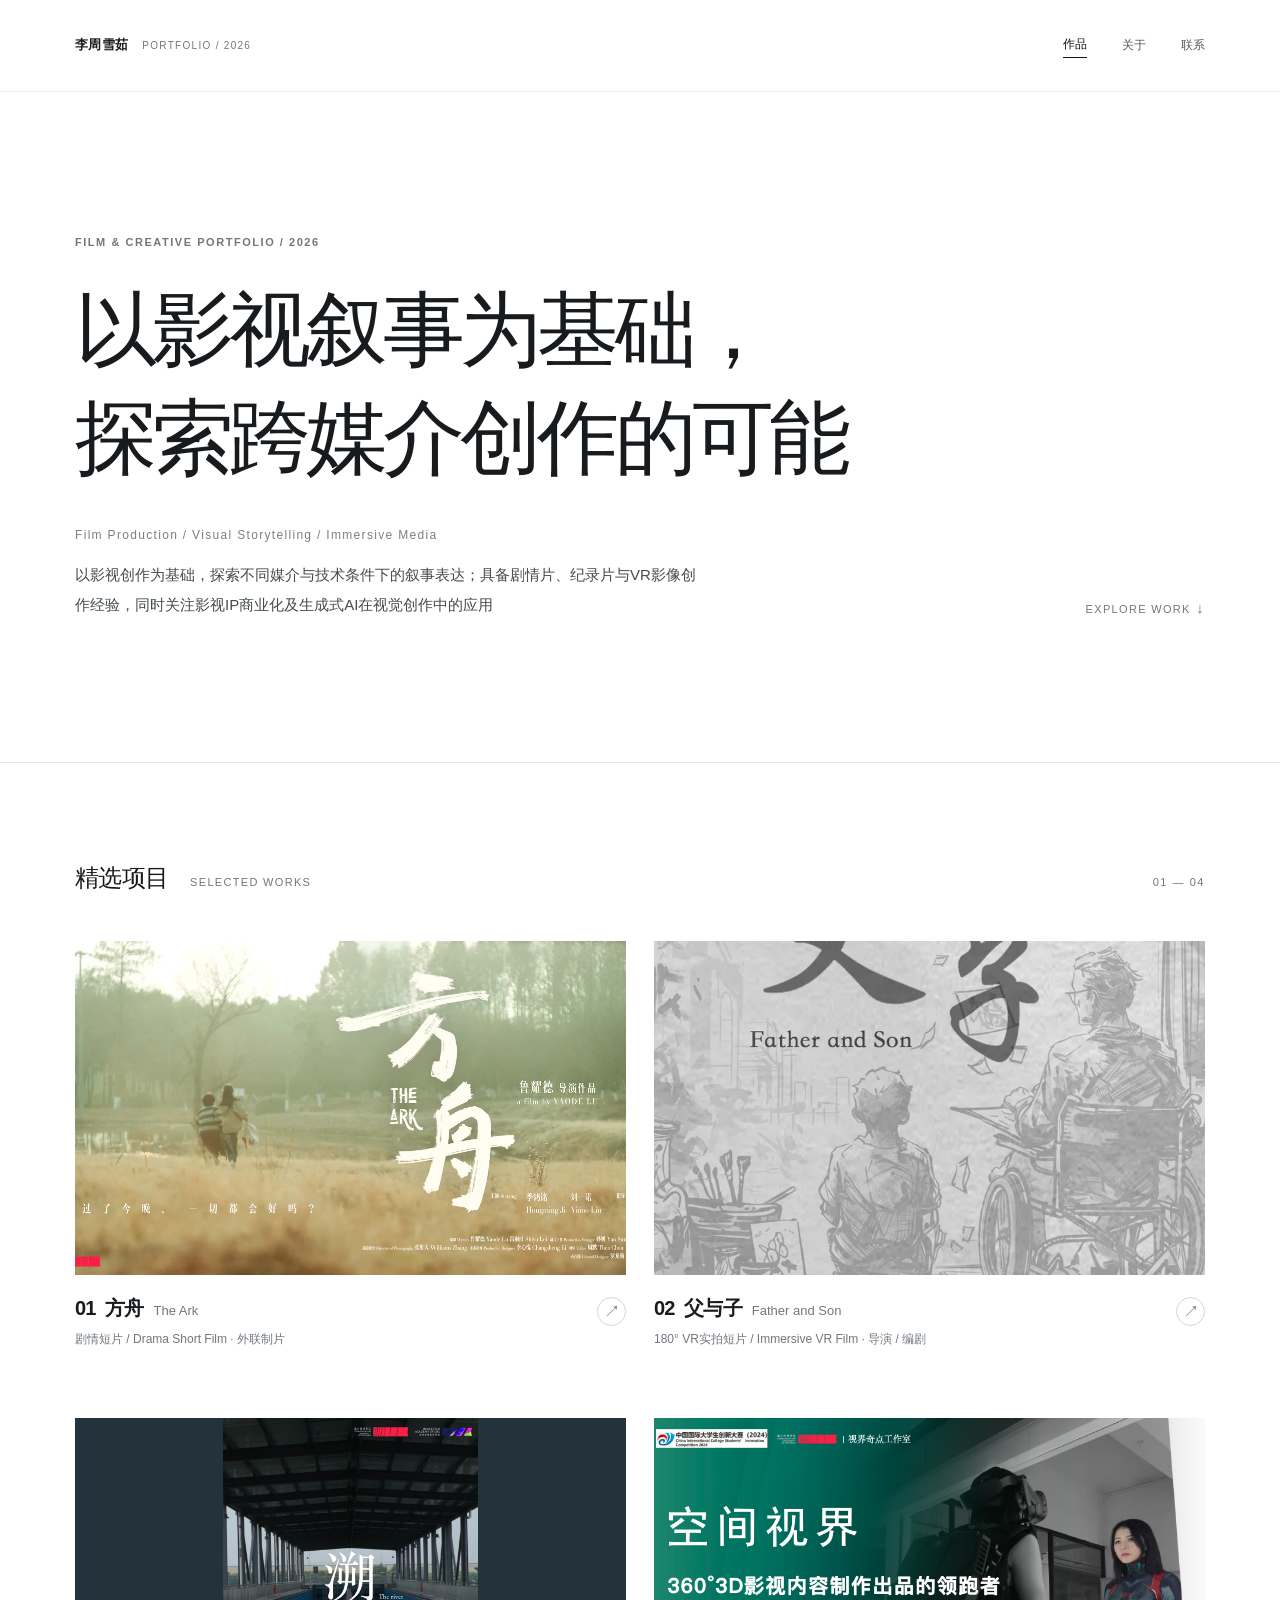
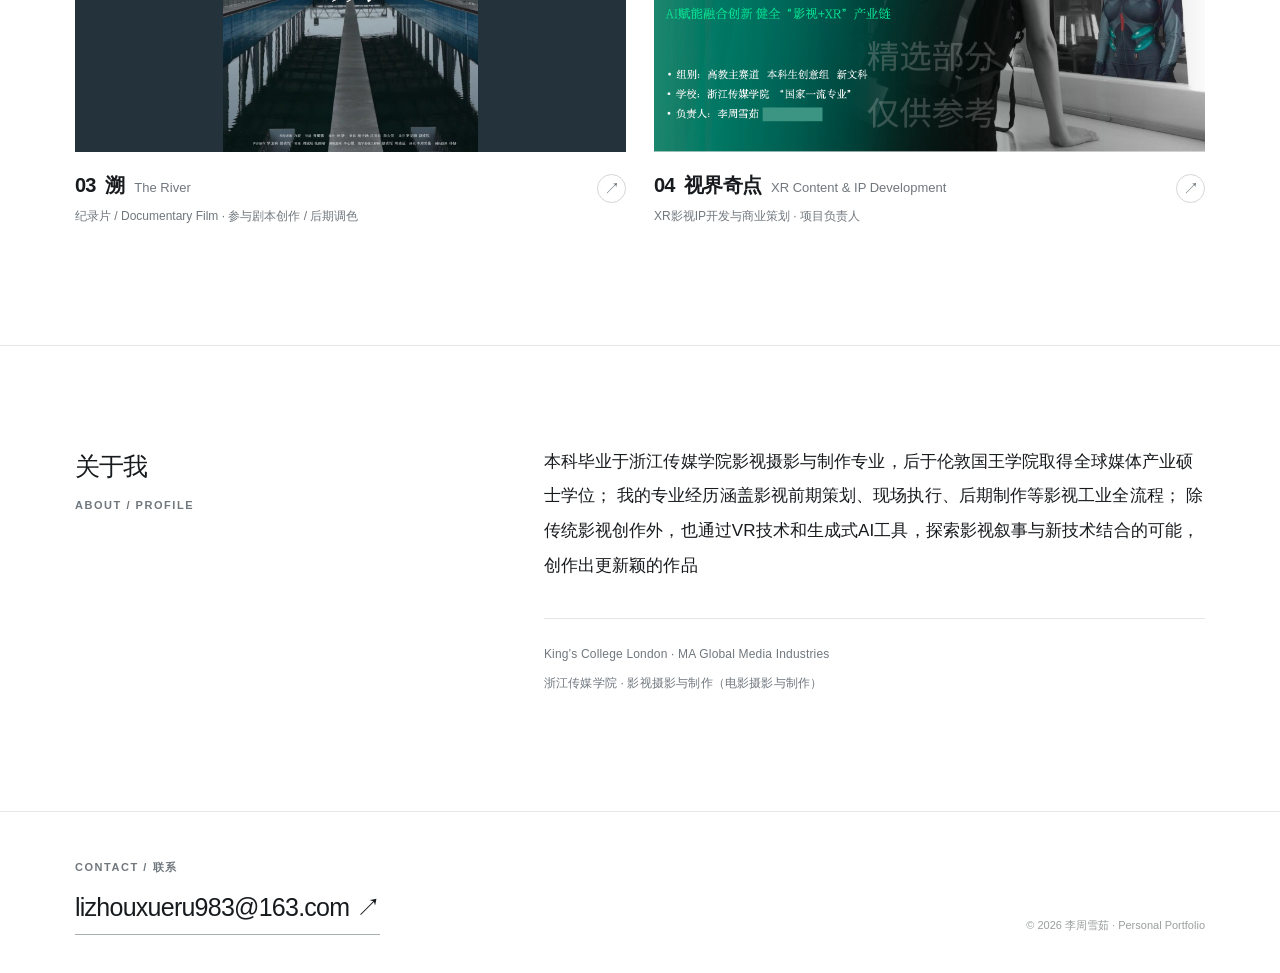
<file: index.html>
<!doctype html><html lang="zh-CN"><head><meta charset="utf-8"><meta name="viewport" content="width=device-width,initial-scale=1"><meta name="description" content="李周雪茹的影视制作、VR叙事、纪录片与XR创意项目作品集。"><meta name="theme-color" content="#ffffff"><title>李周雪茹 · 影视与跨媒介项目作品集</title><link rel="icon" href="favicon.svg" type="image/svg+xml"><link rel="stylesheet" href="style.css"><script defer src="site-data.js"></script><script defer src="app.js"></script></head><body data-page="home"><div id="app"></div><noscript><p style="padding:30px">请启用JavaScript以查看作品集。<a href="index.html">返回首页</a></p></noscript></body></html>
</file>
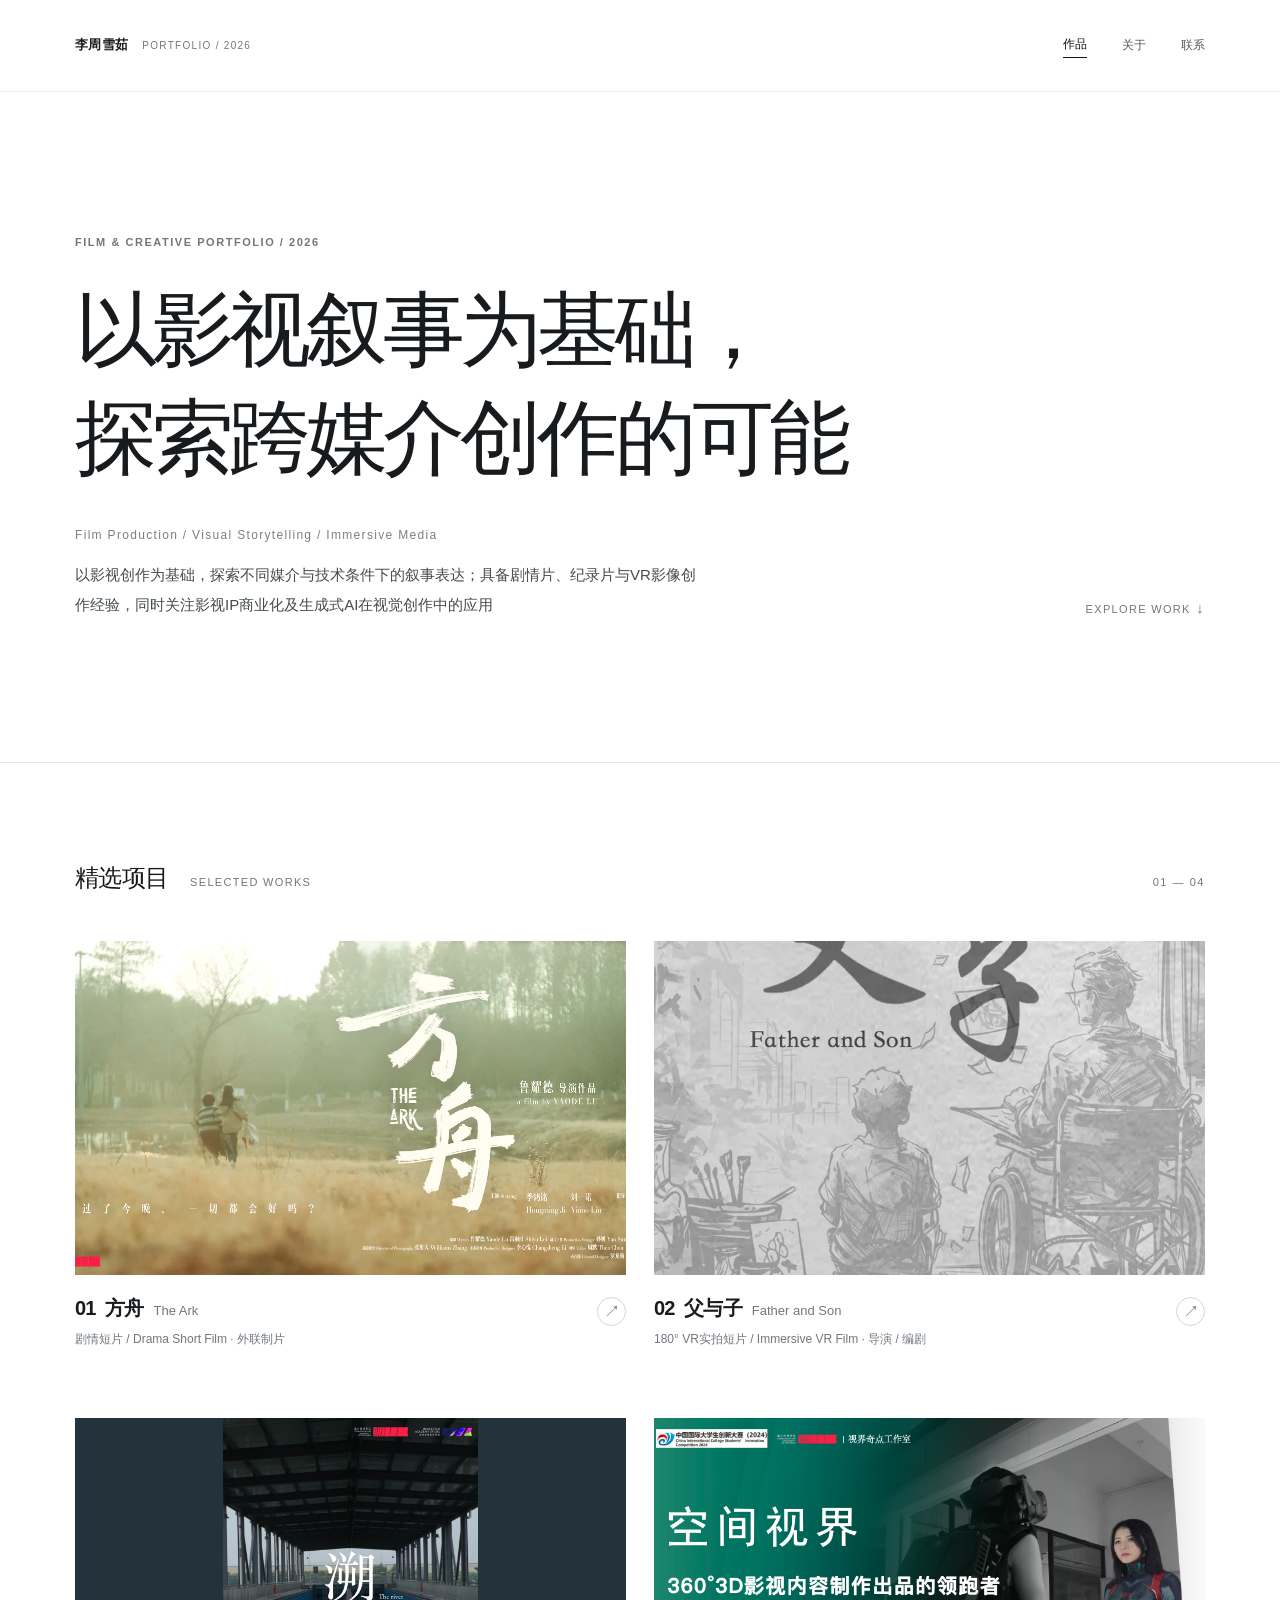
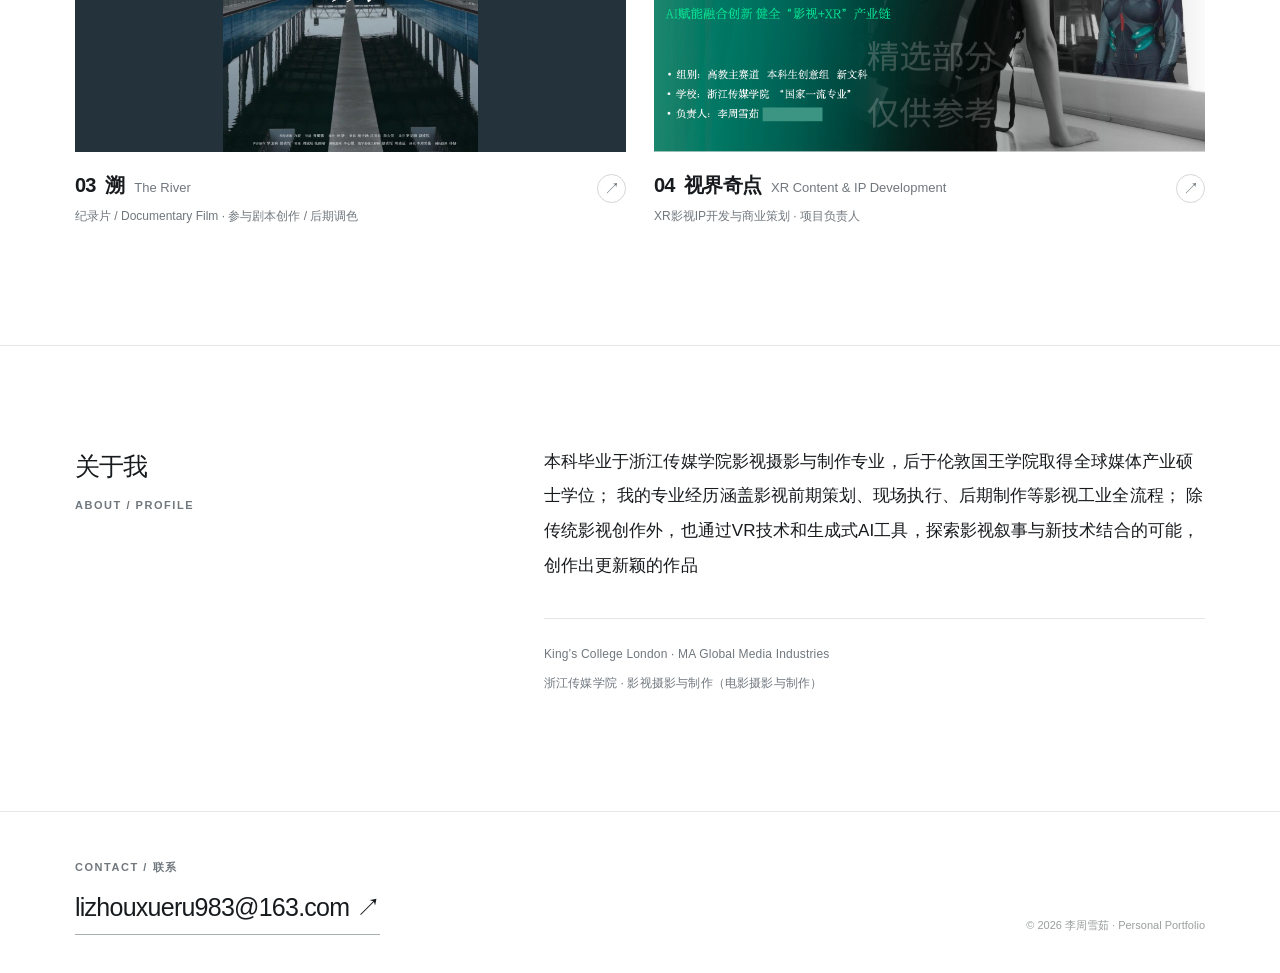
<file: V3作品集网站10.26/index.html>
<!doctype html><html lang="zh-CN"><head><meta charset="utf-8"><meta name="viewport" content="width=device-width,initial-scale=1"><meta name="description" content="李周雪茹的影视制作、VR叙事、纪录片与XR创意项目作品集。"><meta name="theme-color" content="#ffffff"><title>李周雪茹 · 影视与跨媒介项目作品集</title><link rel="icon" href="favicon.svg" type="image/svg+xml"><link rel="stylesheet" href="style.css"><script defer src="site-data.js"></script><script defer src="app.js"></script></head><body data-page="home"><div id="app"></div><noscript><p style="padding:30px">请启用JavaScript以查看作品集。<a href="index.html">返回首页</a></p></noscript></body></html>
</file>
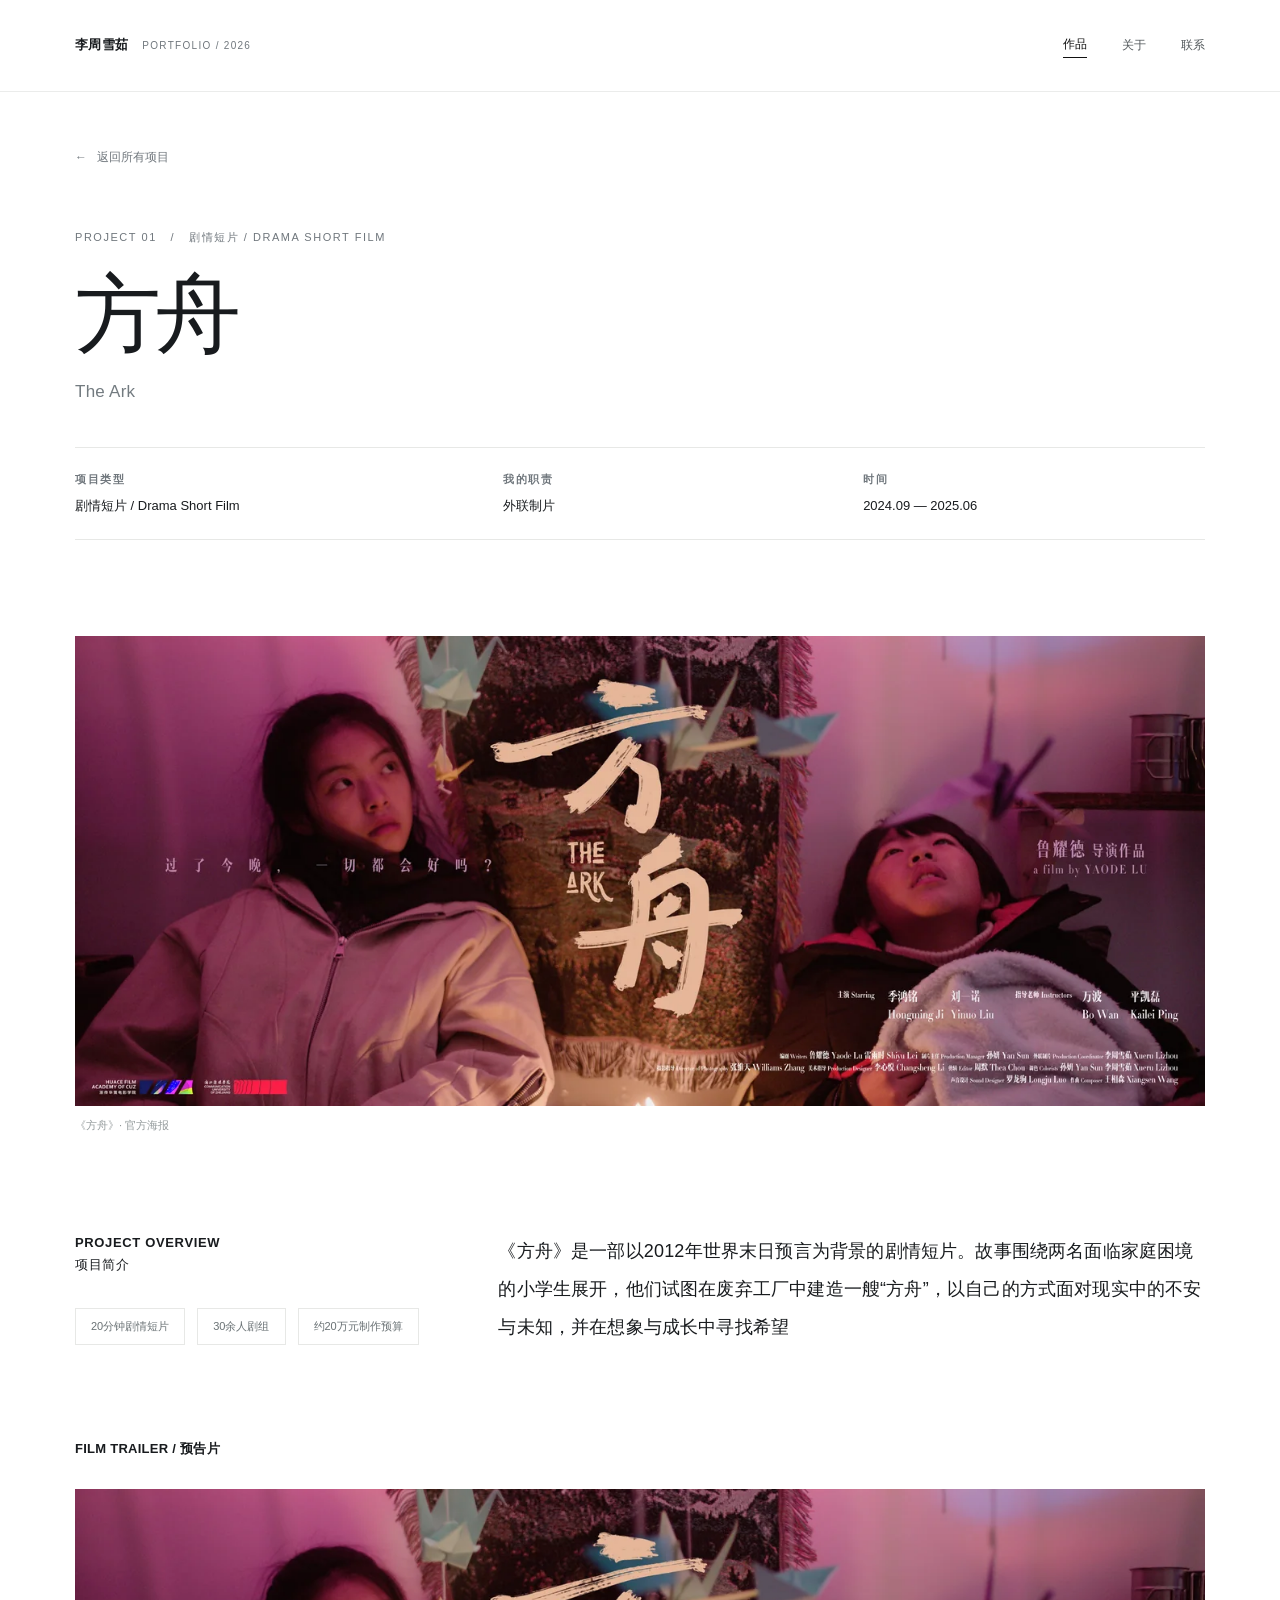
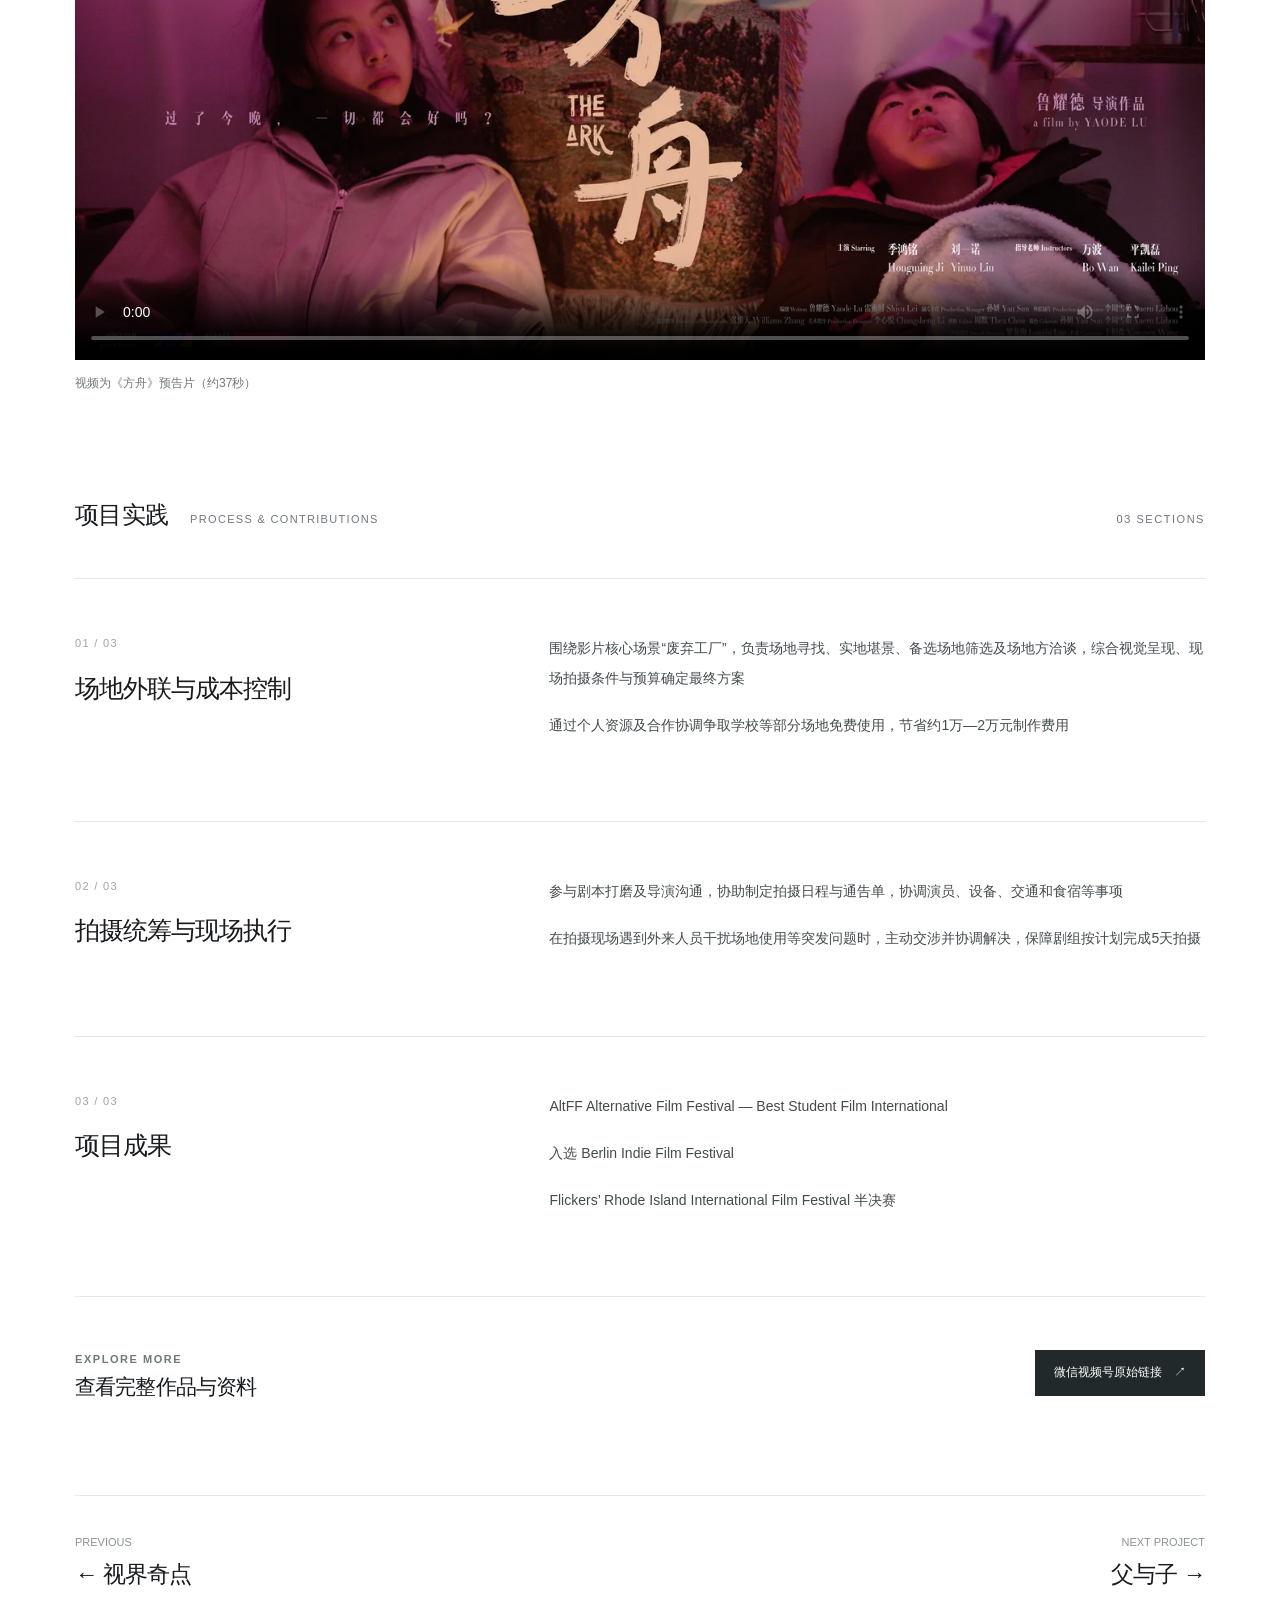
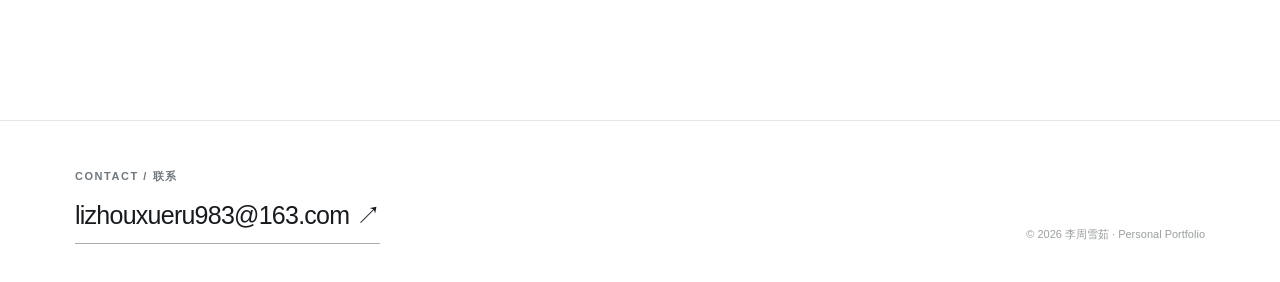
<file: ark.html>
<!doctype html><html lang="zh-CN"><head><meta charset="utf-8"><meta name="viewport" content="width=device-width,initial-scale=1"><meta name="description" content="李周雪茹的影视制作、VR叙事、纪录片与XR创意项目作品集。"><meta name="theme-color" content="#ffffff"><title>李周雪茹 · 影视与跨媒介项目作品集</title><link rel="icon" href="favicon.svg" type="image/svg+xml"><link rel="stylesheet" href="style.css"><script defer src="site-data.js"></script><script defer src="app.js"></script></head><body data-page="ark"><div id="app"></div><noscript><p style="padding:30px">请启用JavaScript以查看作品集。<a href="index.html">返回首页</a></p></noscript></body></html>
</file>
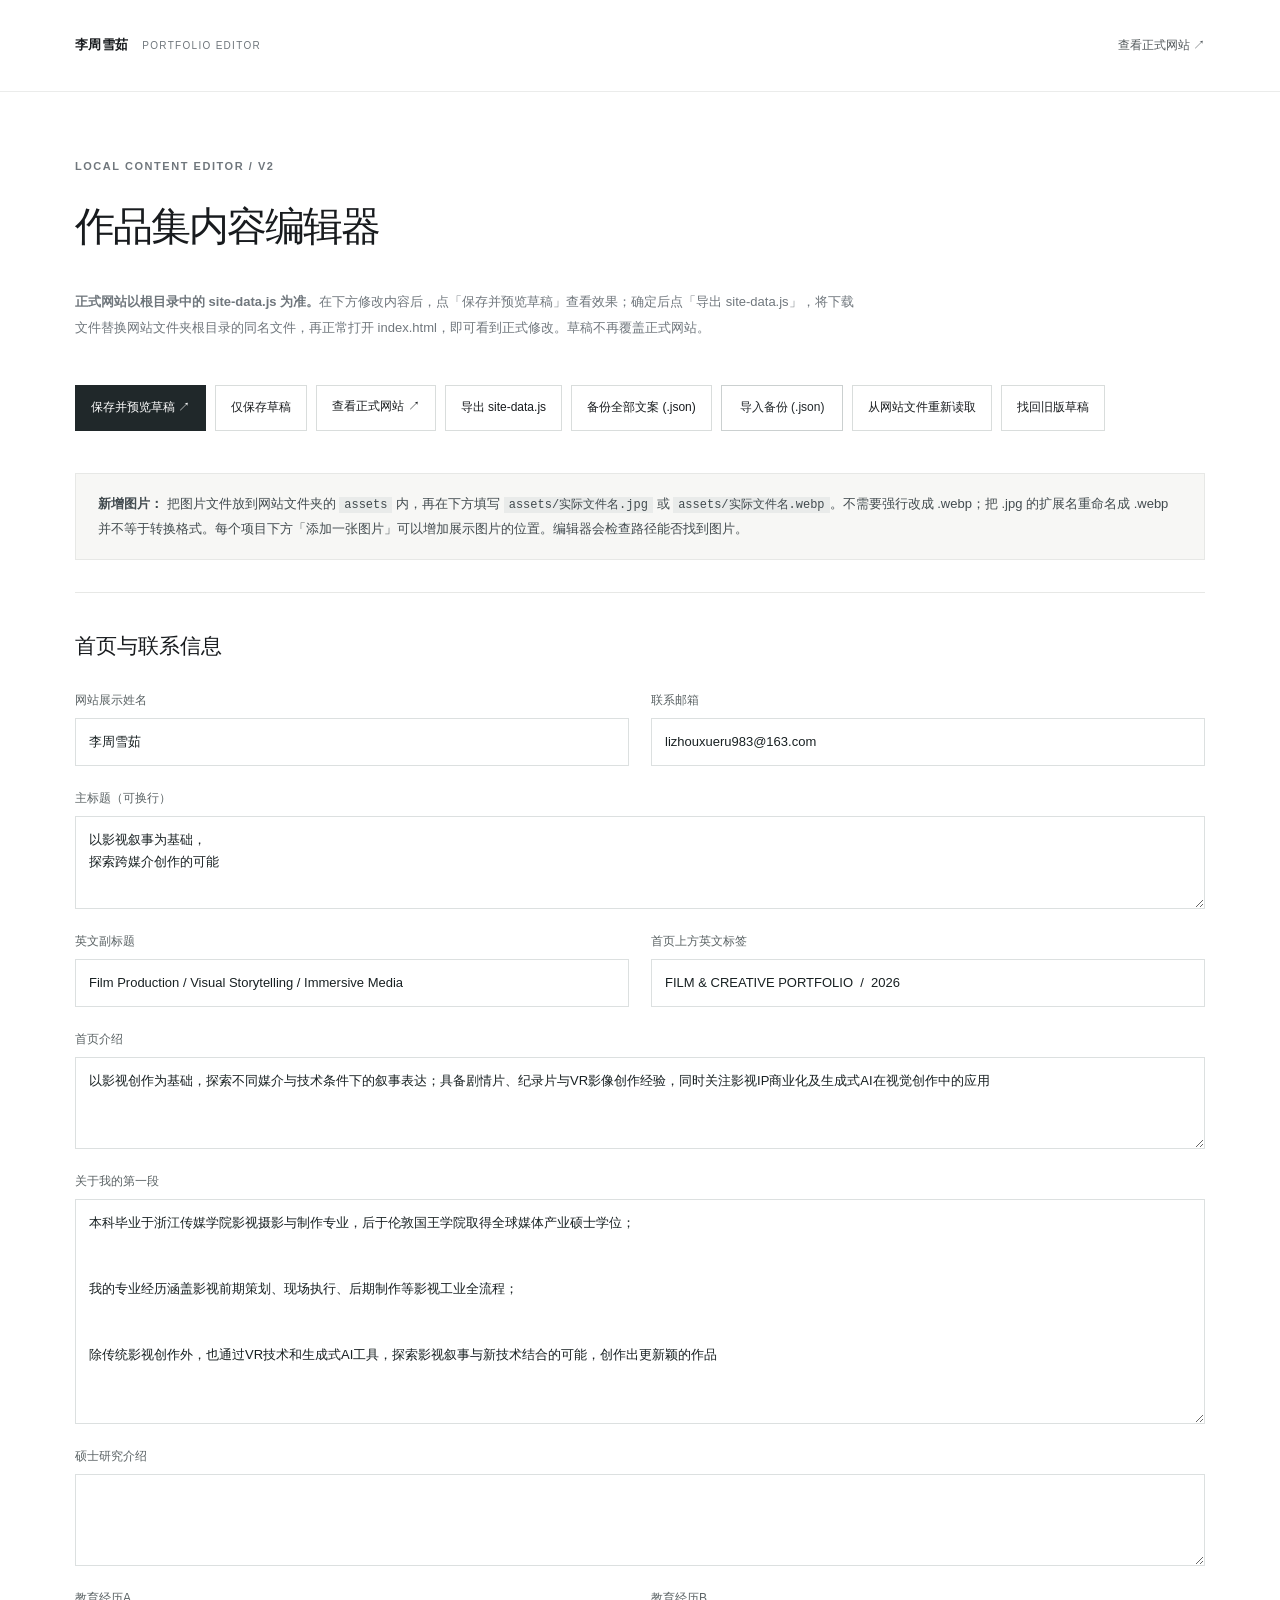
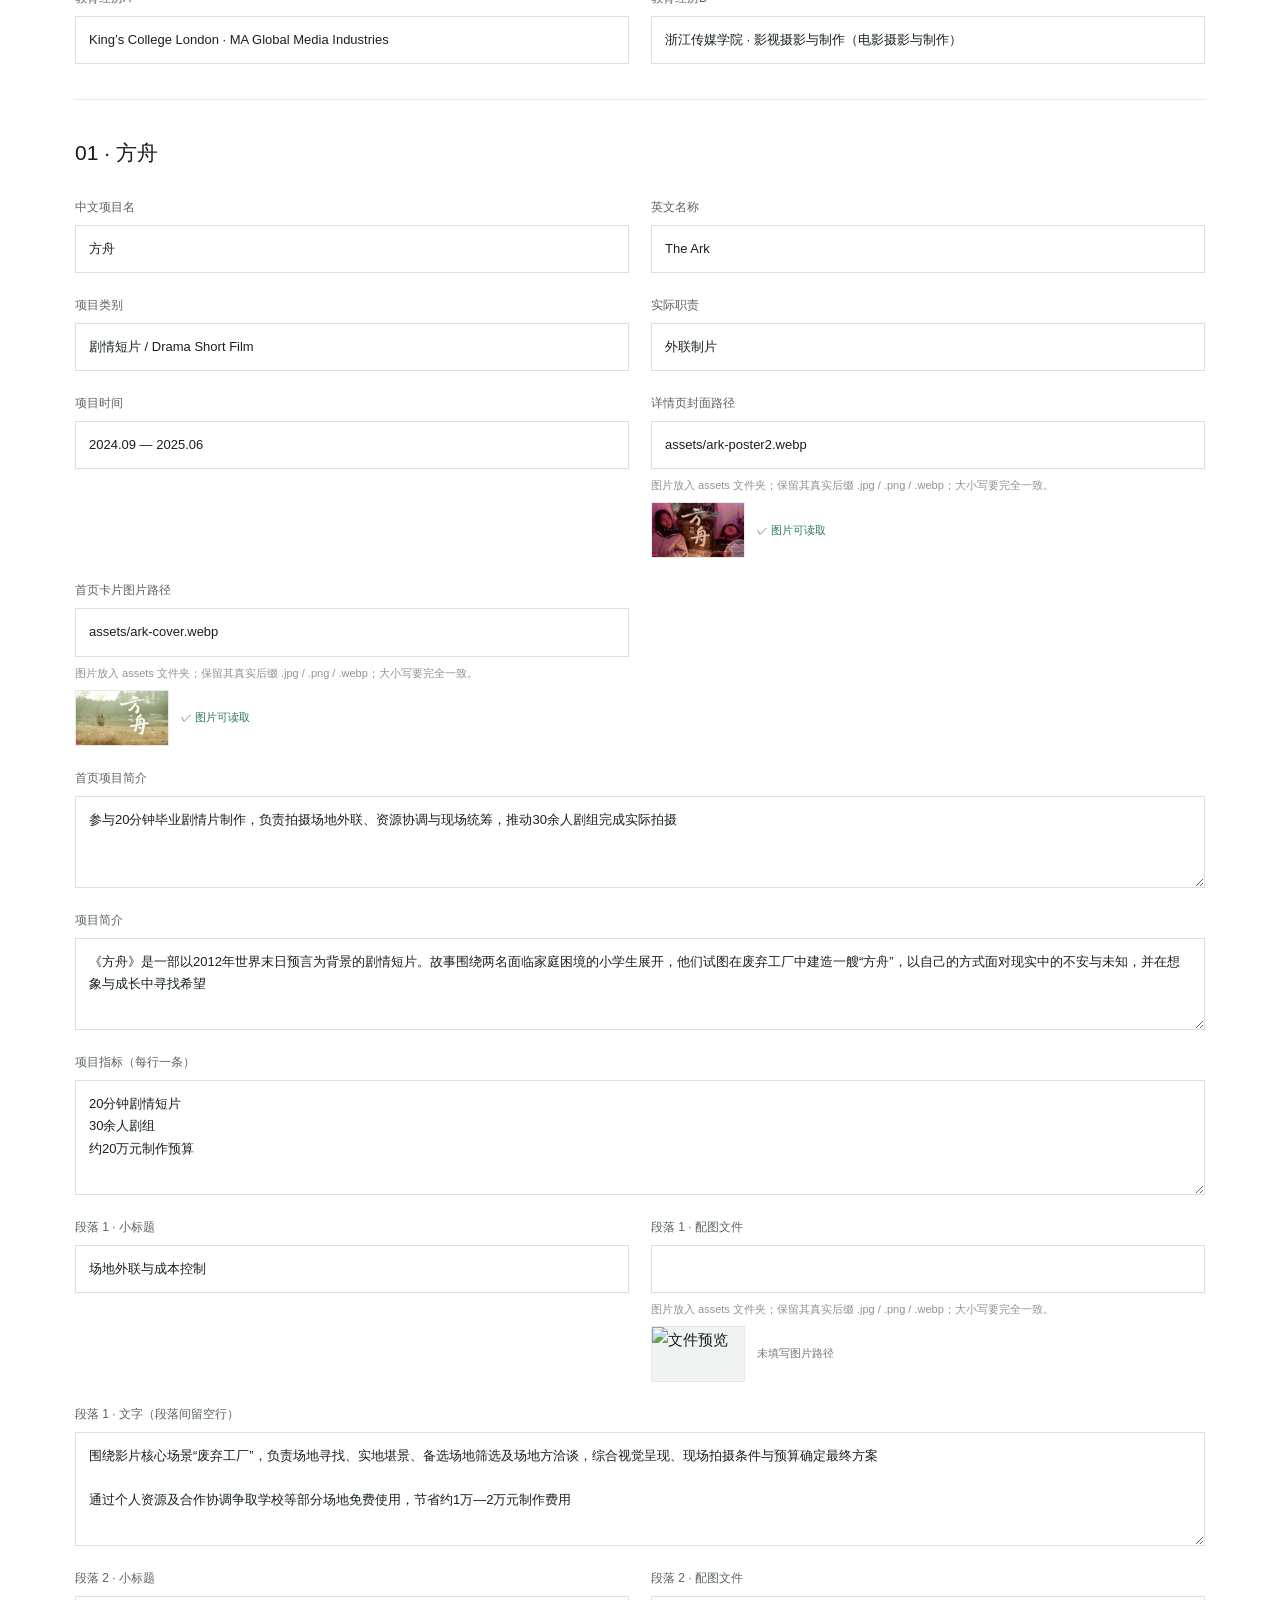
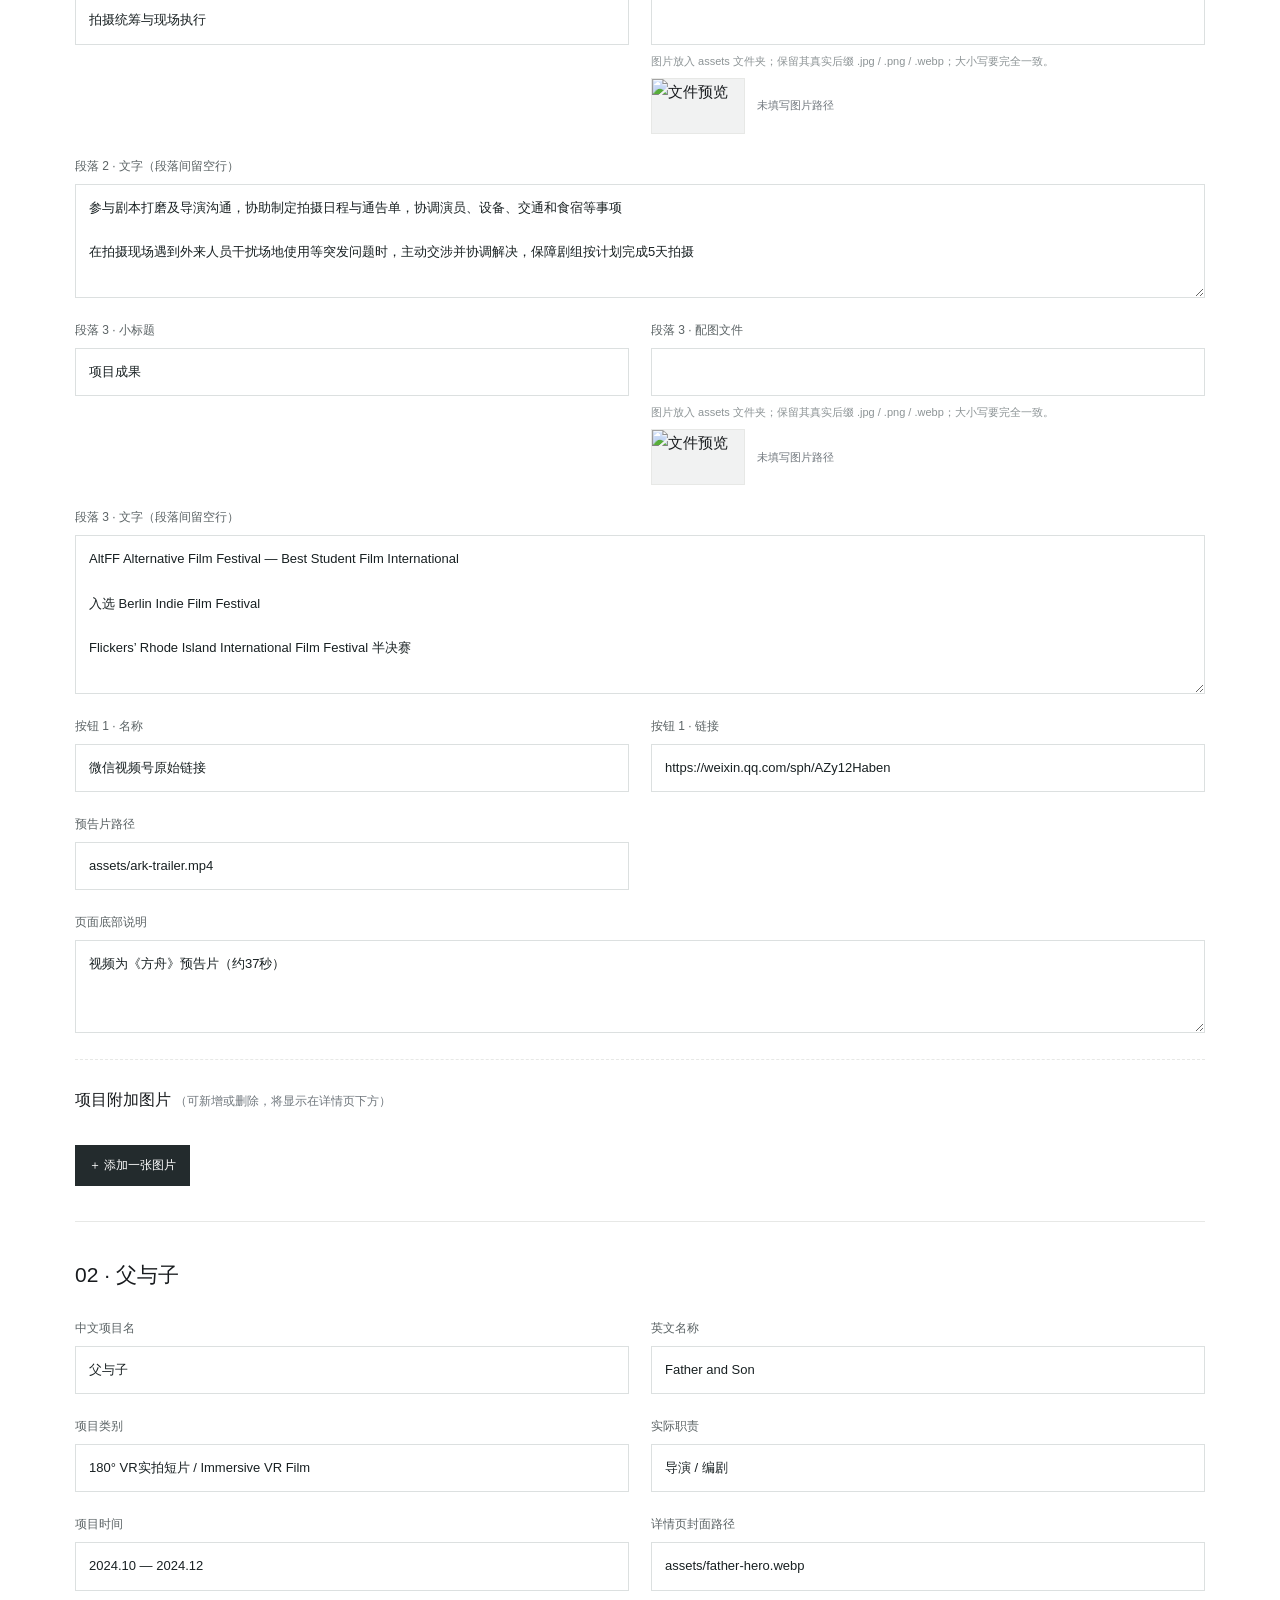
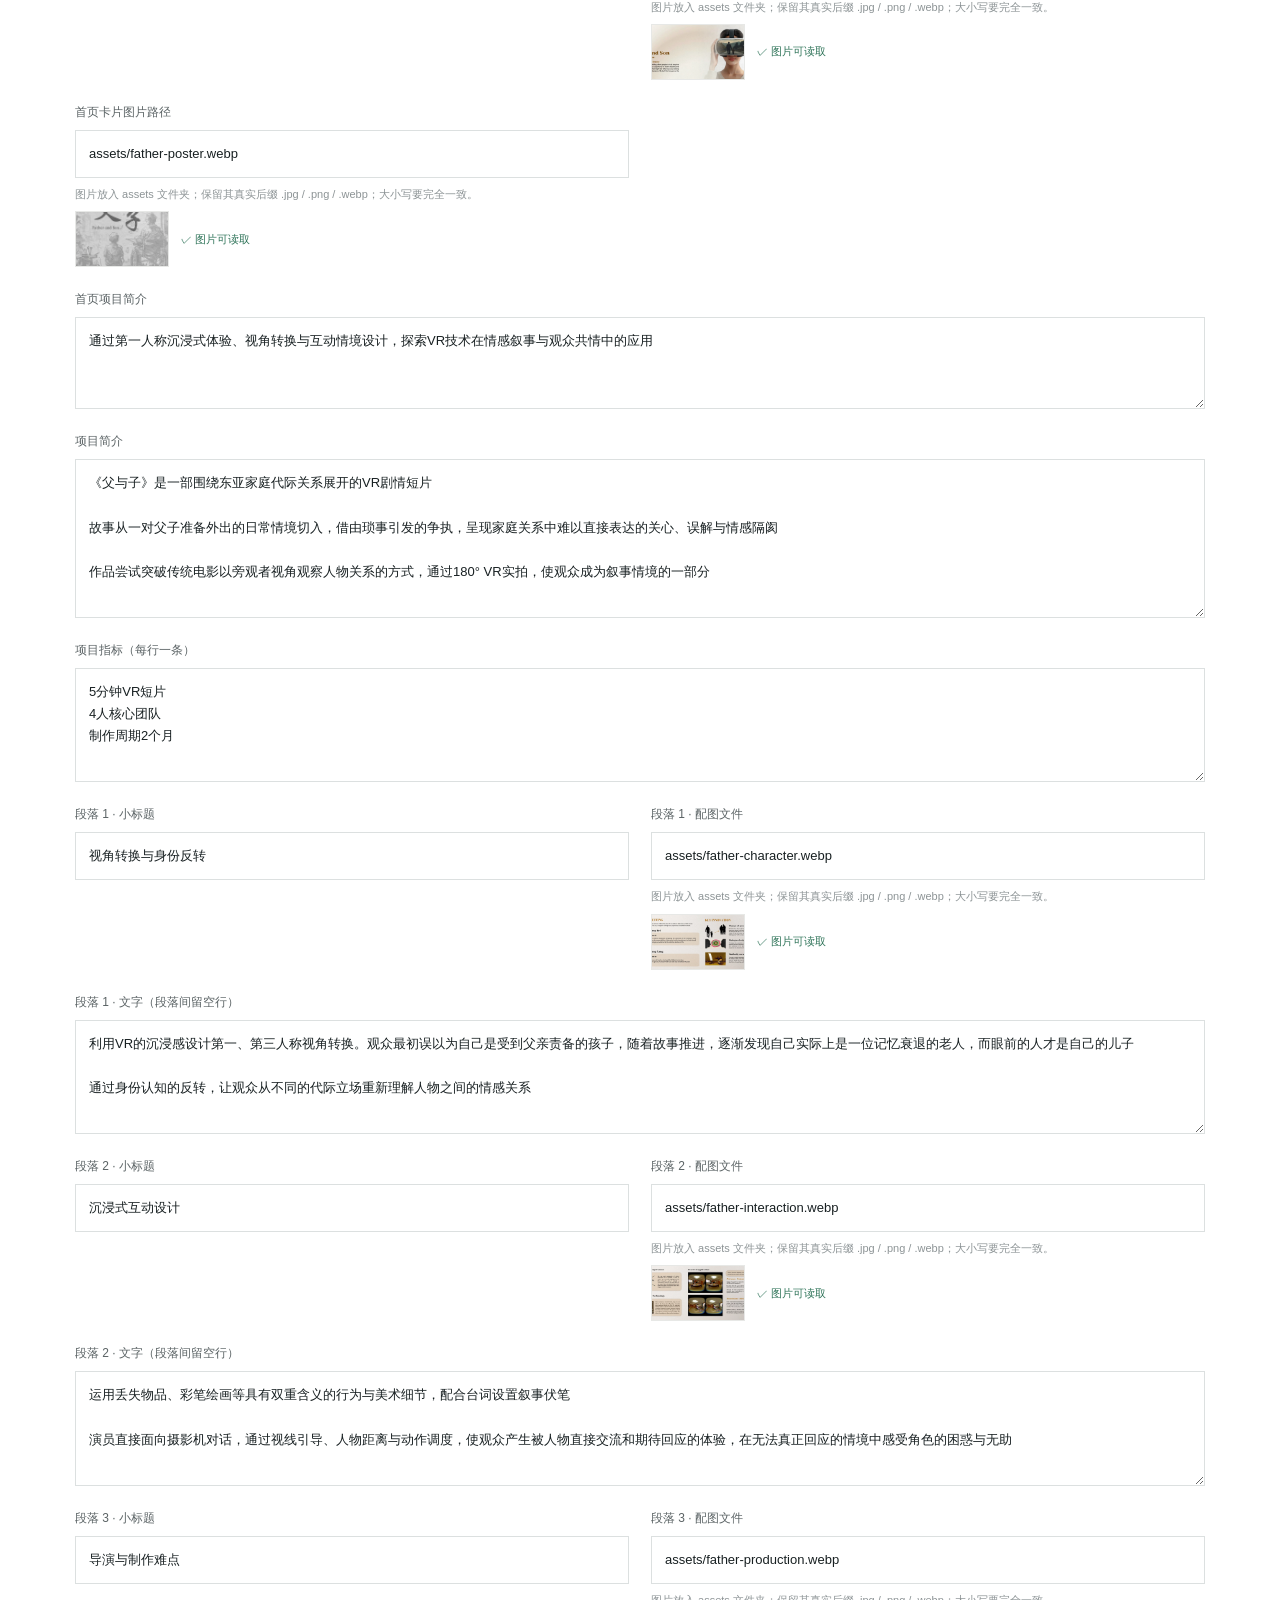
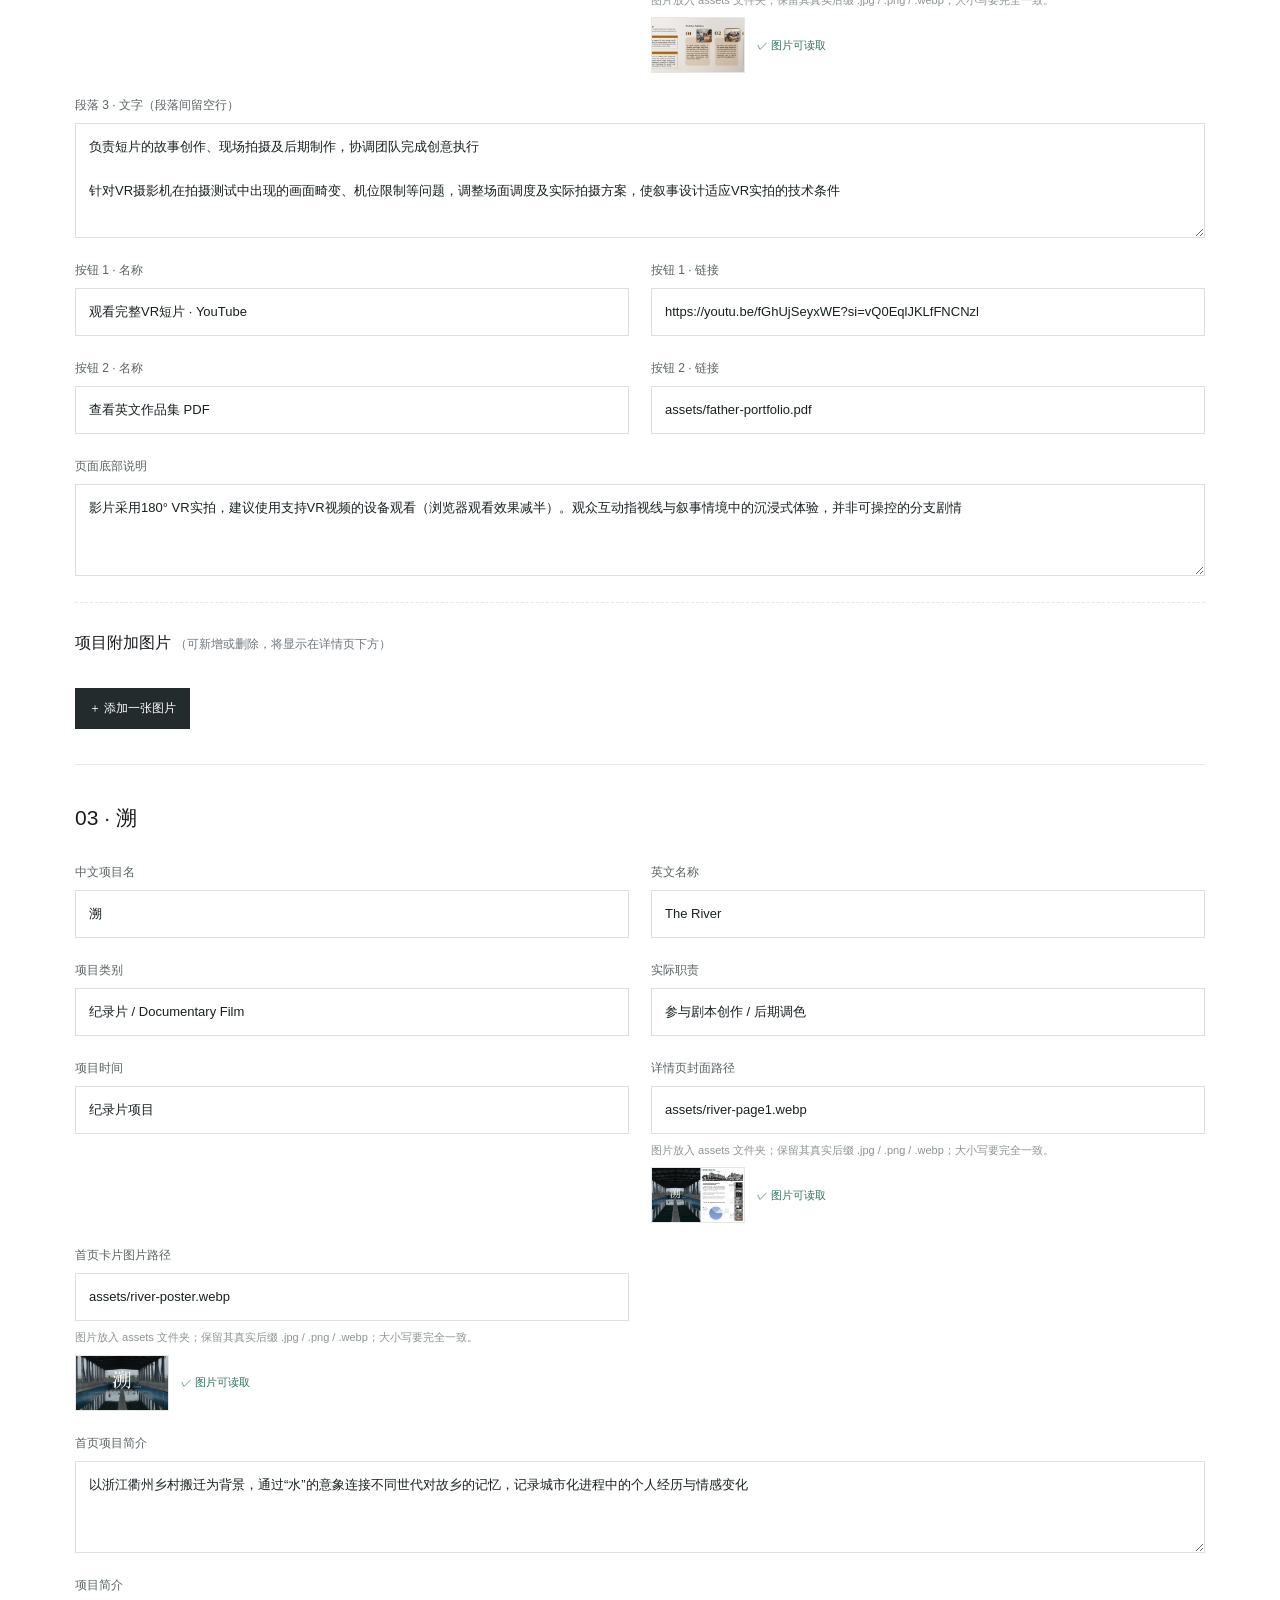
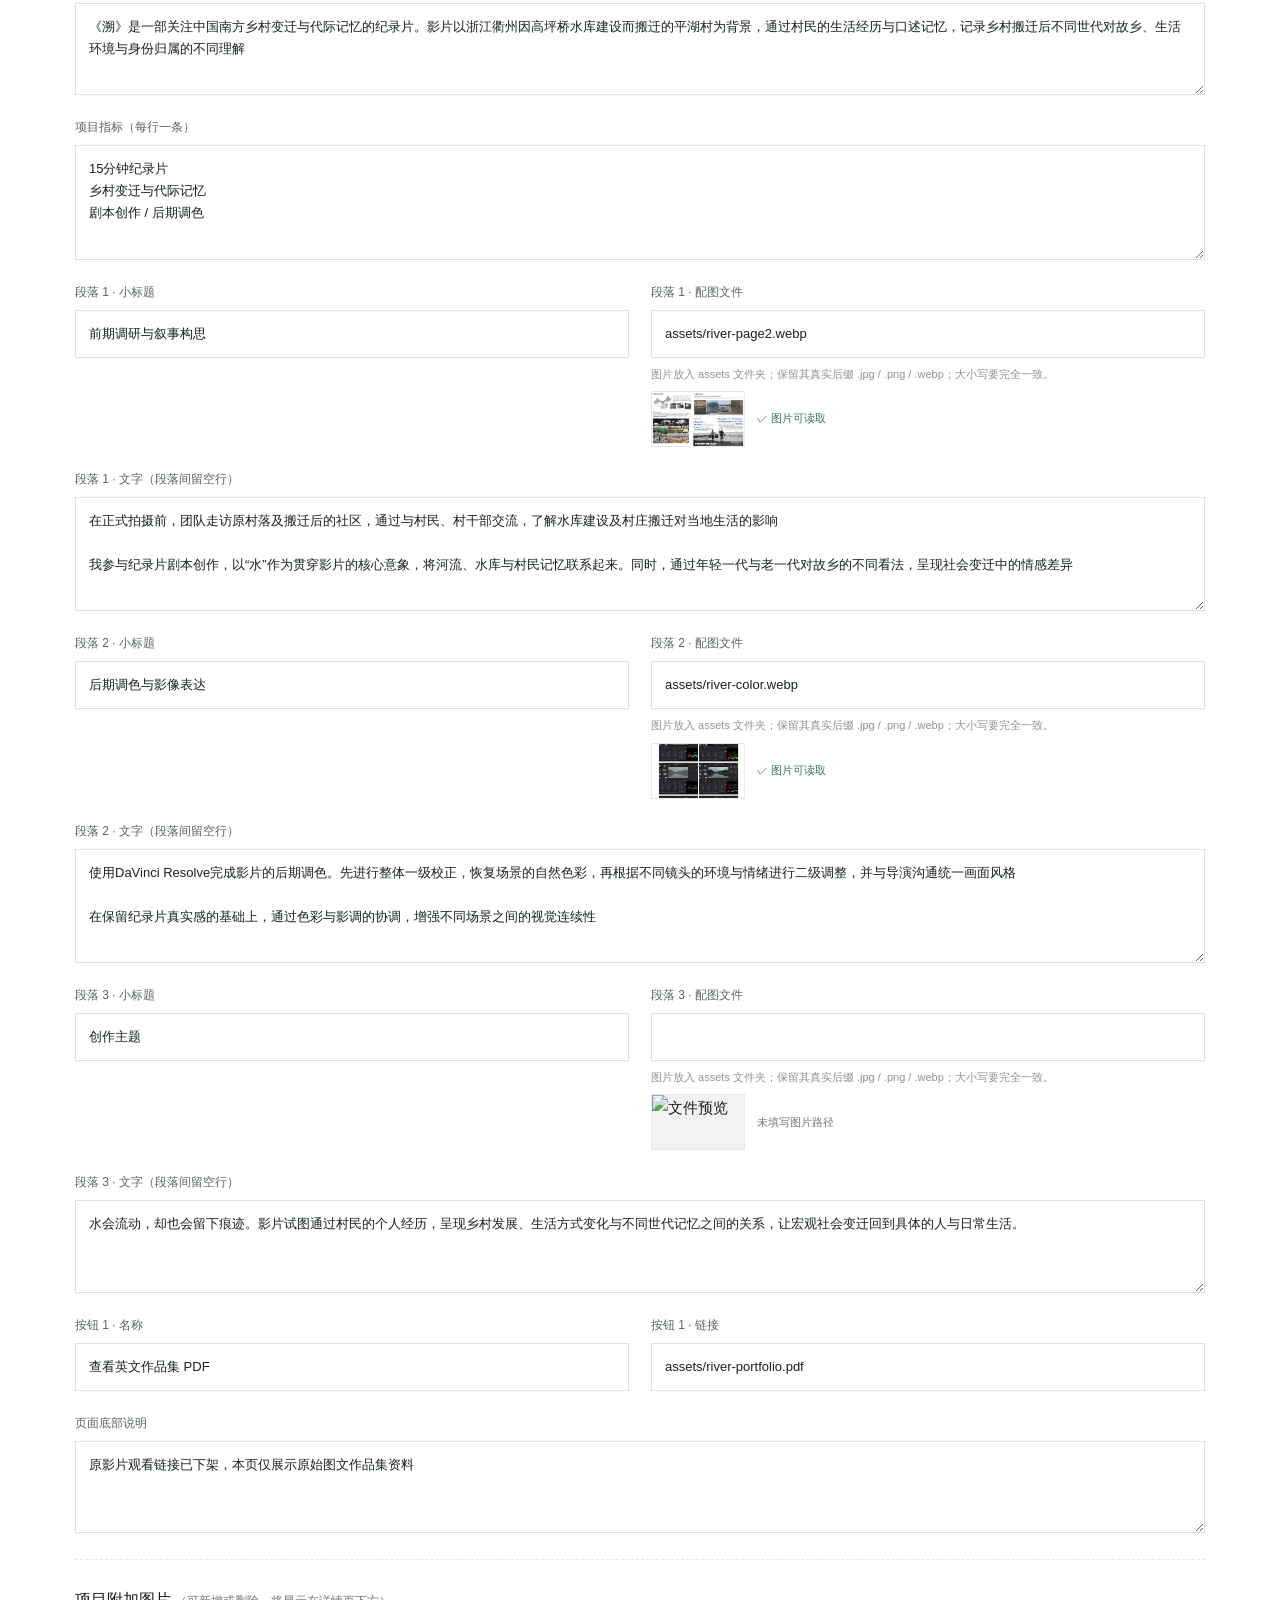
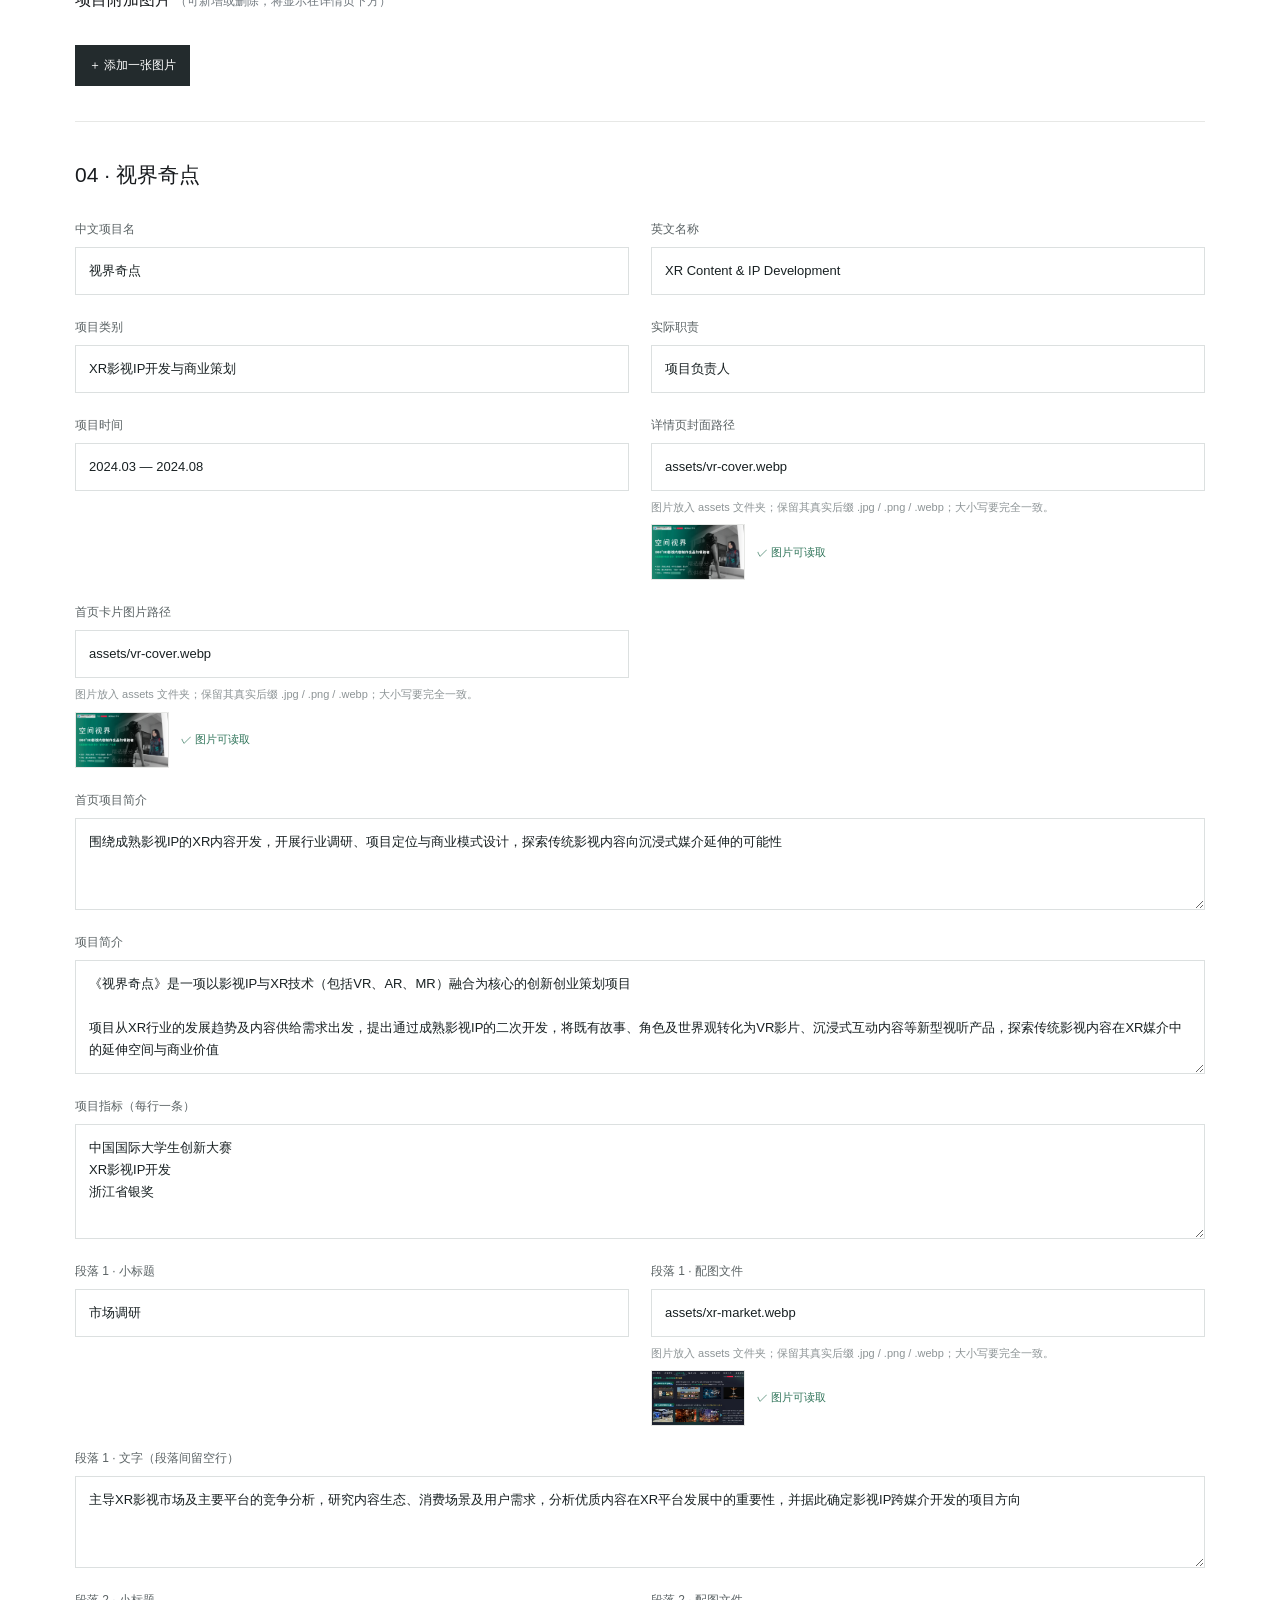
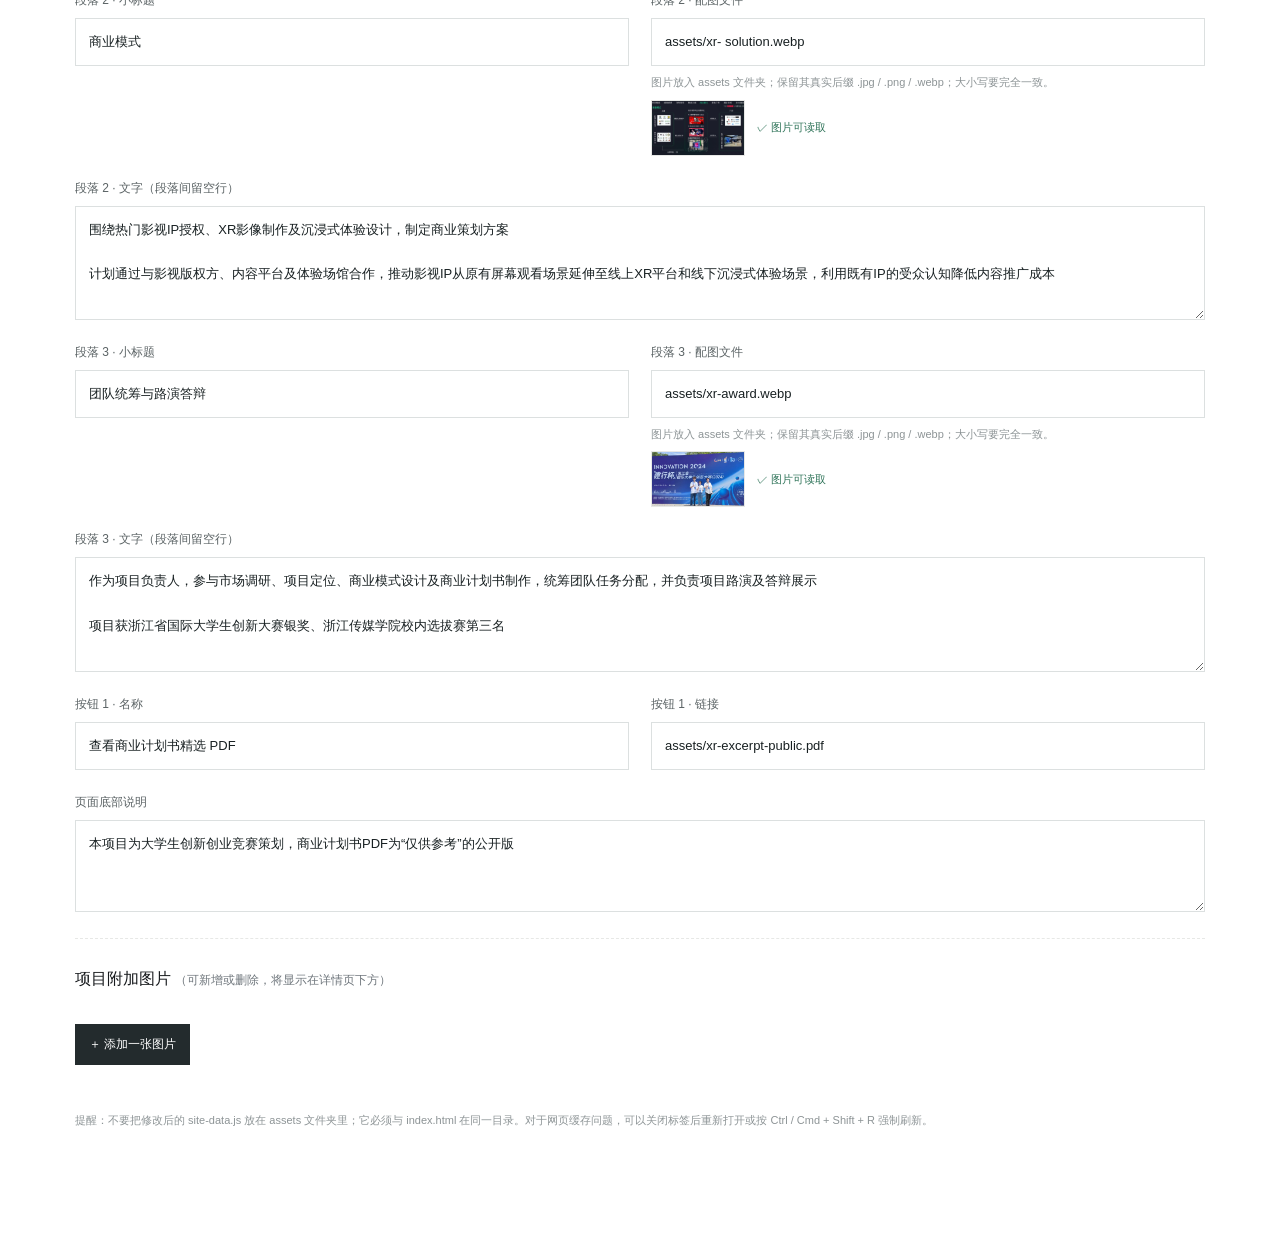
<file: editor.html>
<!doctype html><html lang="zh-CN"><head><meta charset="utf-8"><meta name="viewport" content="width=device-width,initial-scale=1"><meta name="robots" content="noindex,nofollow"><title>作品集内容编辑器（本地）</title><link rel="stylesheet" href="style.css"><script defer src="site-data.js"></script><script defer src="editor.js"></script></head>
<body><header class="site-header"><div class="wrap header-inner"><a href="index.html" class="brand">李周雪茹 <span>PORTFOLIO EDITOR</span></a><nav class="nav"><a href="index.html">查看正式网站 ↗</a></nav></div></header><main class="editor-main wrap"><div class="editor-head"><div><div class="kicker">LOCAL CONTENT EDITOR / V2</div><h1>作品集内容编辑器</h1></div></div>
<p class="editor-guide"><strong>正式网站以根目录中的 site-data.js 为准。</strong>在下方修改内容后，点「保存并预览草稿」查看效果；确定后点「导出 site-data.js」，将下载文件替换网站文件夹根目录的同名文件，再正常打开 index.html，即可看到正式修改。草稿不再覆盖正式网站。</p>
<div class="editor-toolbar"><button type="button" class="primary" id="previewDraft">保存并预览草稿 ↗</button><button type="button" id="saveEdit">仅保存草稿</button><a href="index.html" target="_blank" rel="noopener">查看正式网站 ↗</a><button type="button" id="exportJs">导出 site-data.js</button><button type="button" id="exportJson">备份全部文案 (.json)</button><label class="action-btn" for="importJson">导入备份 (.json)</label><input class="sr-only" id="importJson" type="file" accept=".json,application/json"><button type="button" id="resetEdit">从网站文件重新读取</button><button type="button" id="oldDraft">找回旧版草稿</button></div>
<div class="editor-explain"><strong>新增图片：</strong> 把图片文件放到网站文件夹的 <code>assets</code> 内，再在下方填写 <code>assets/实际文件名.jpg</code> 或 <code>assets/实际文件名.webp</code>。不需要强行改成 .webp；把 .jpg 的扩展名重命名成 .webp 并不等于转换格式。每个项目下方「添加一张图片」可以增加展示图片的位置。编辑器会检查路径能否找到图片。</div>
<div id="editorForms"></div><p class="editor-hint">提醒：不要把修改后的 site-data.js 放在 assets 文件夹里；它必须与 index.html 在同一目录。对于网页缓存问题，可以关闭标签后重新打开或按 Ctrl / Cmd + Shift + R 强制刷新。</p></main><div role="status" class="toast" id="toast"></div></body></html>
</file>
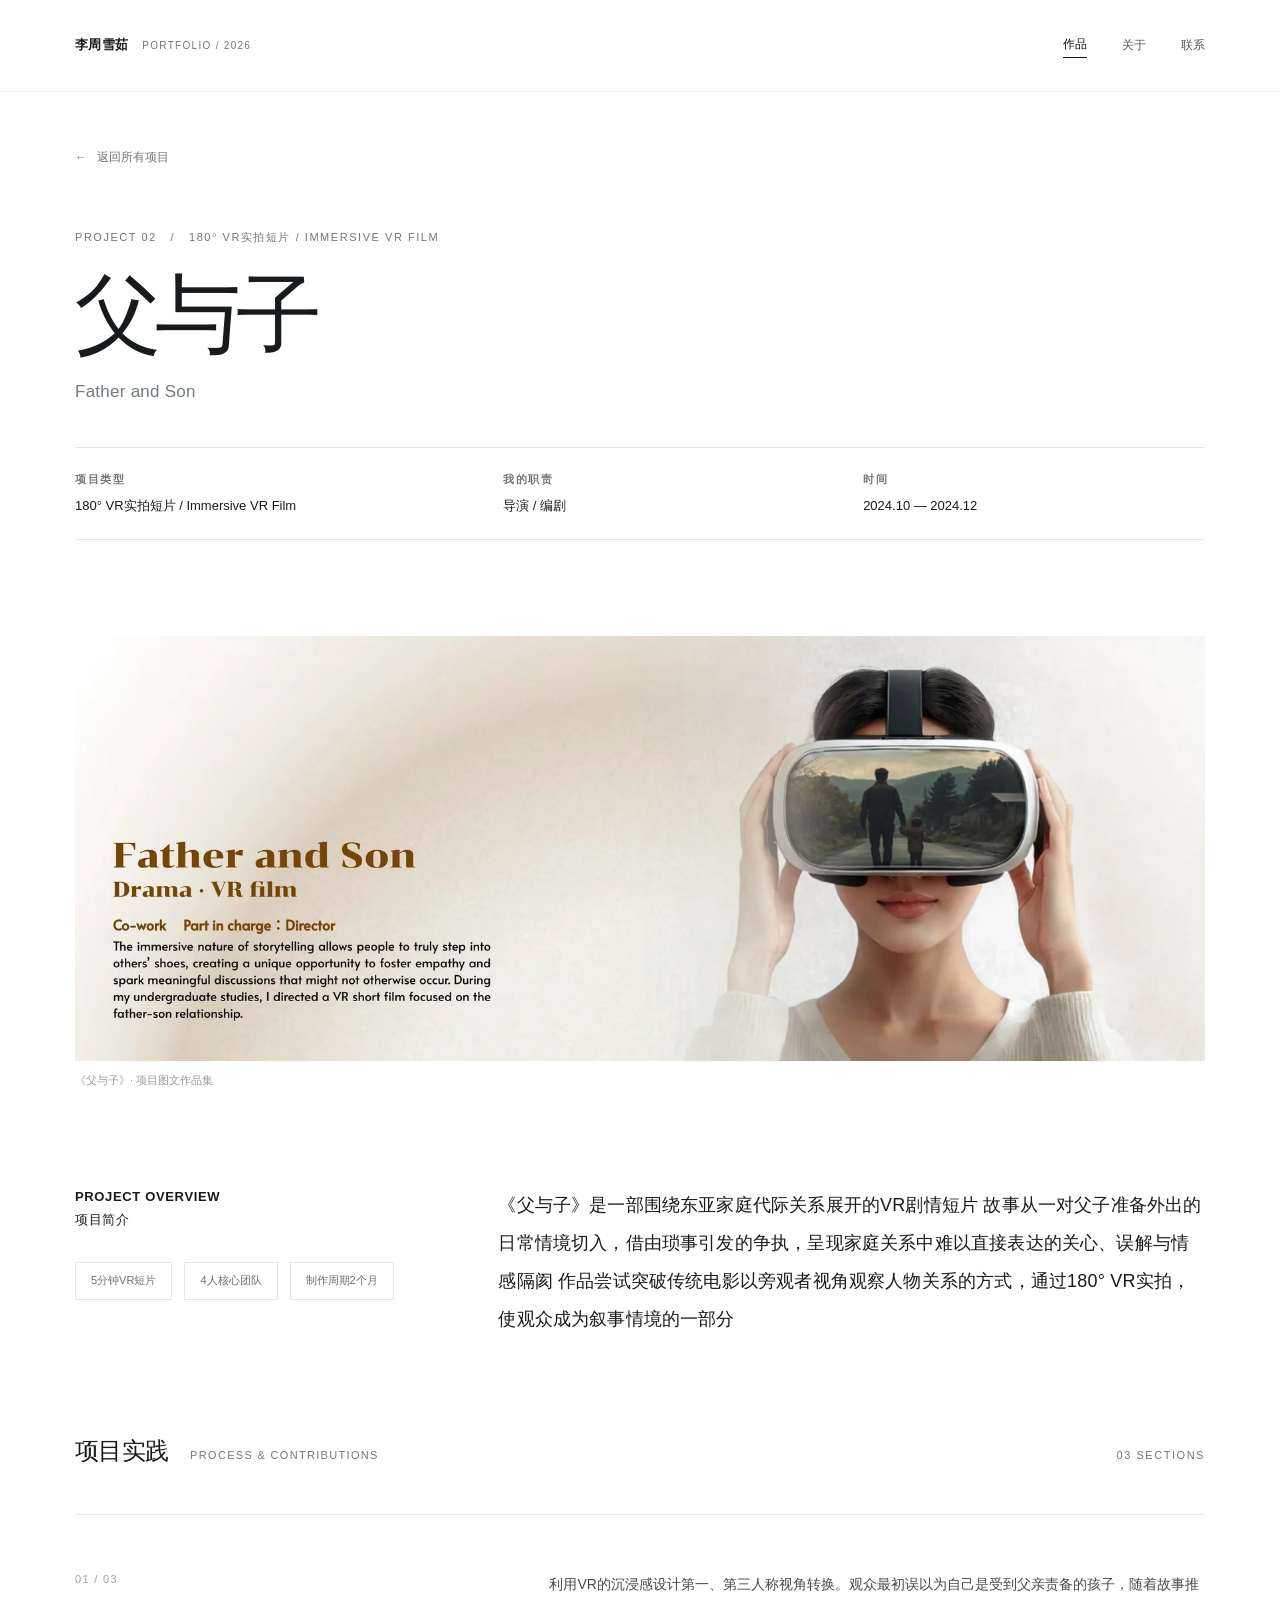
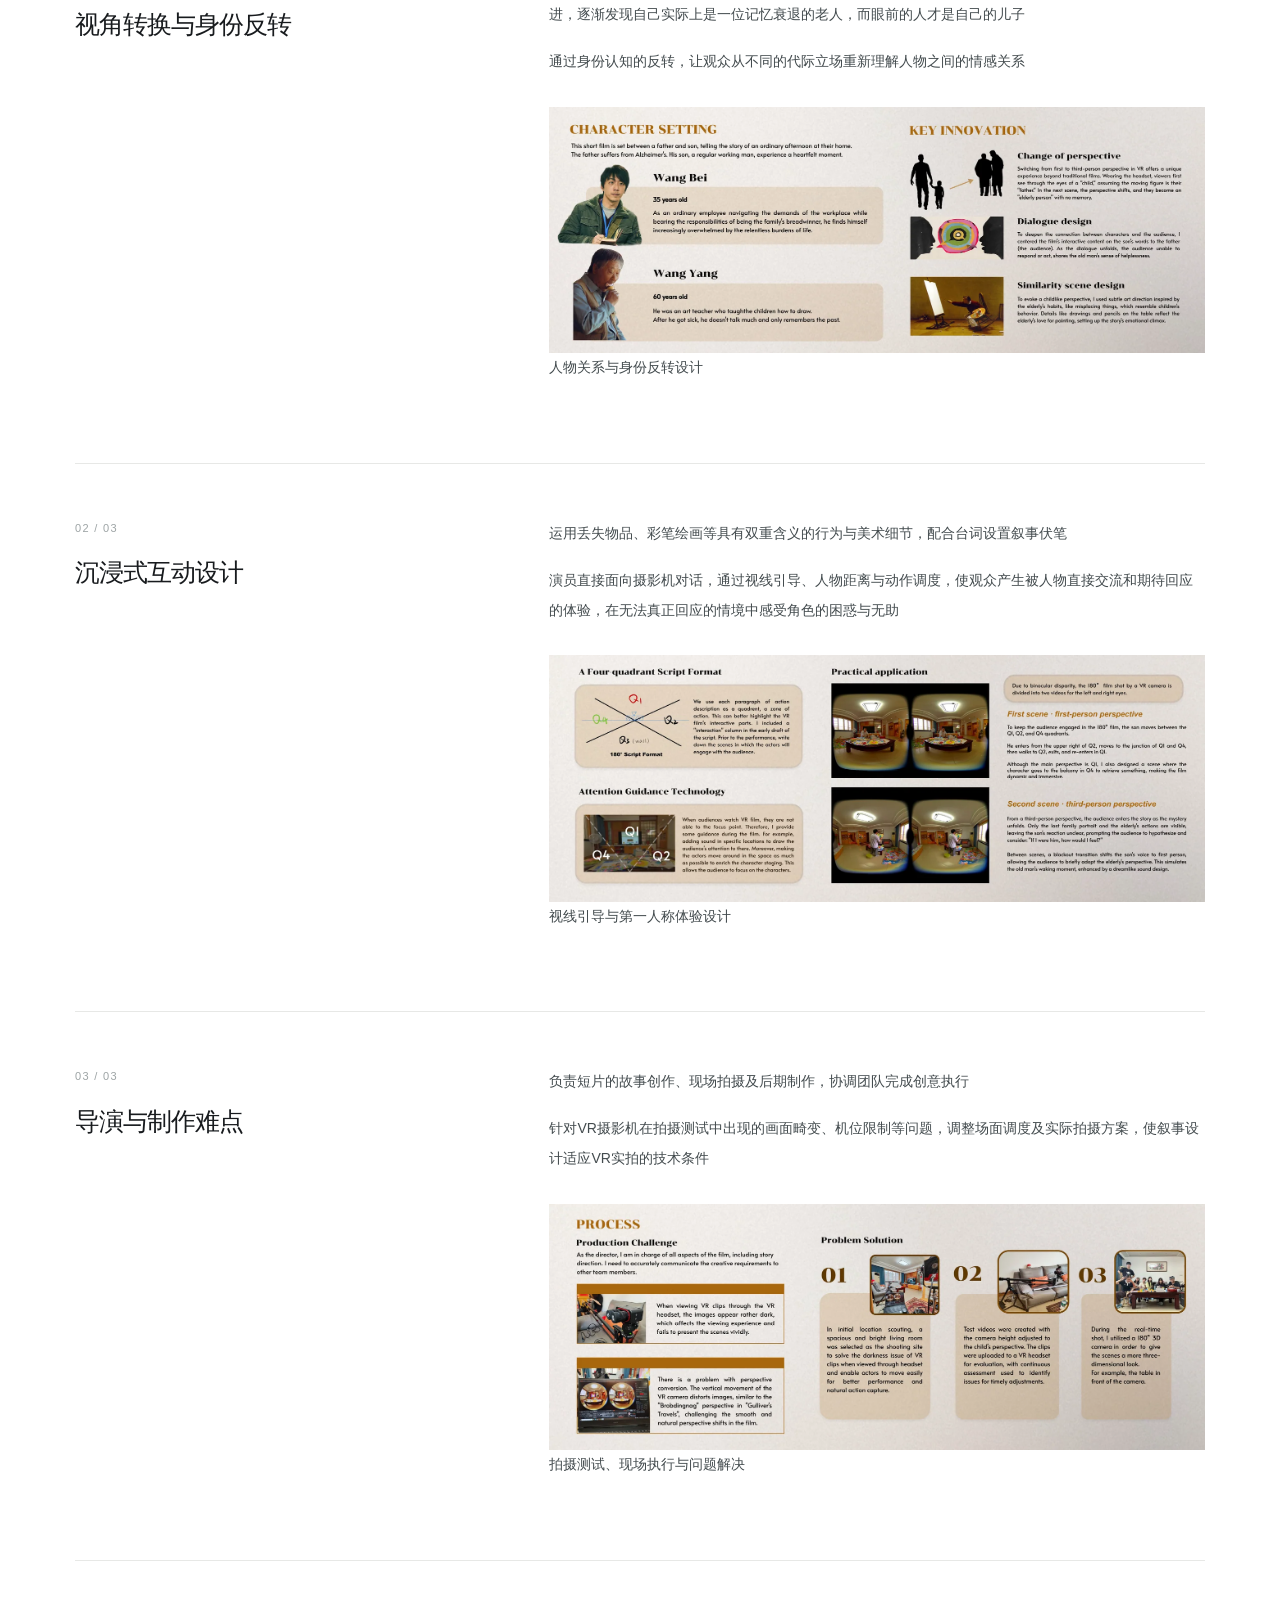
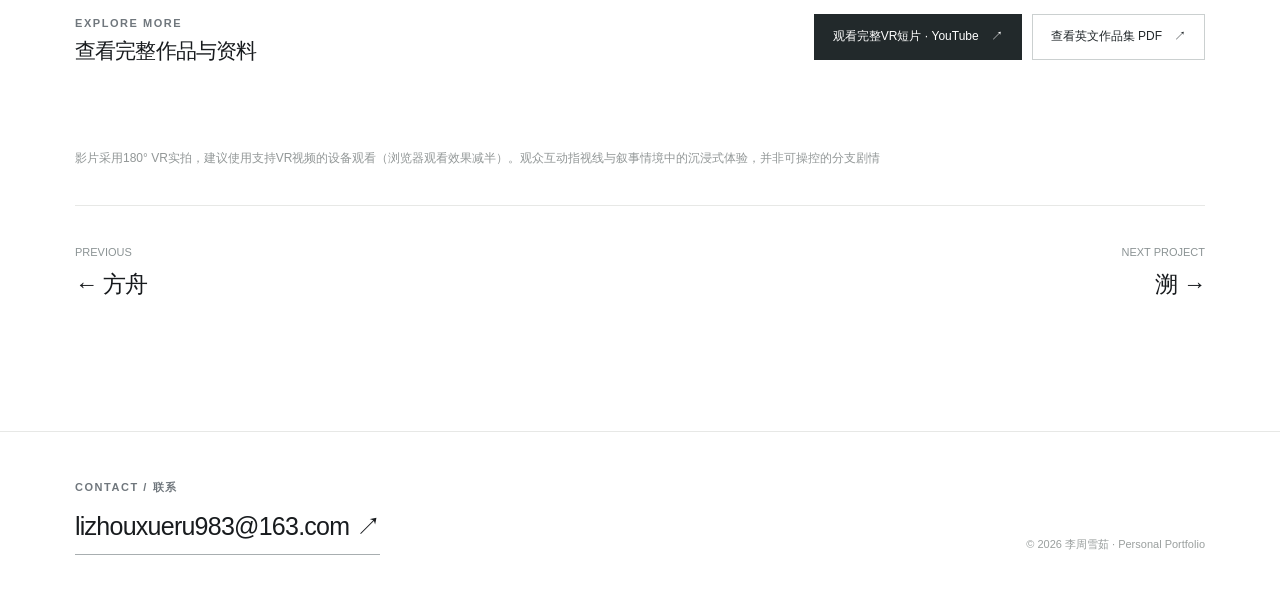
<file: father.html>
<!doctype html><html lang="zh-CN"><head><meta charset="utf-8"><meta name="viewport" content="width=device-width,initial-scale=1"><meta name="description" content="李周雪茹的影视制作、VR叙事、纪录片与XR创意项目作品集。"><meta name="theme-color" content="#ffffff"><title>李周雪茹 · 影视与跨媒介项目作品集</title><link rel="icon" href="favicon.svg" type="image/svg+xml"><link rel="stylesheet" href="style.css"><script defer src="site-data.js"></script><script defer src="app.js"></script></head><body data-page="father"><div id="app"></div><noscript><p style="padding:30px">请启用JavaScript以查看作品集。<a href="index.html">返回首页</a></p></noscript></body></html>
</file>
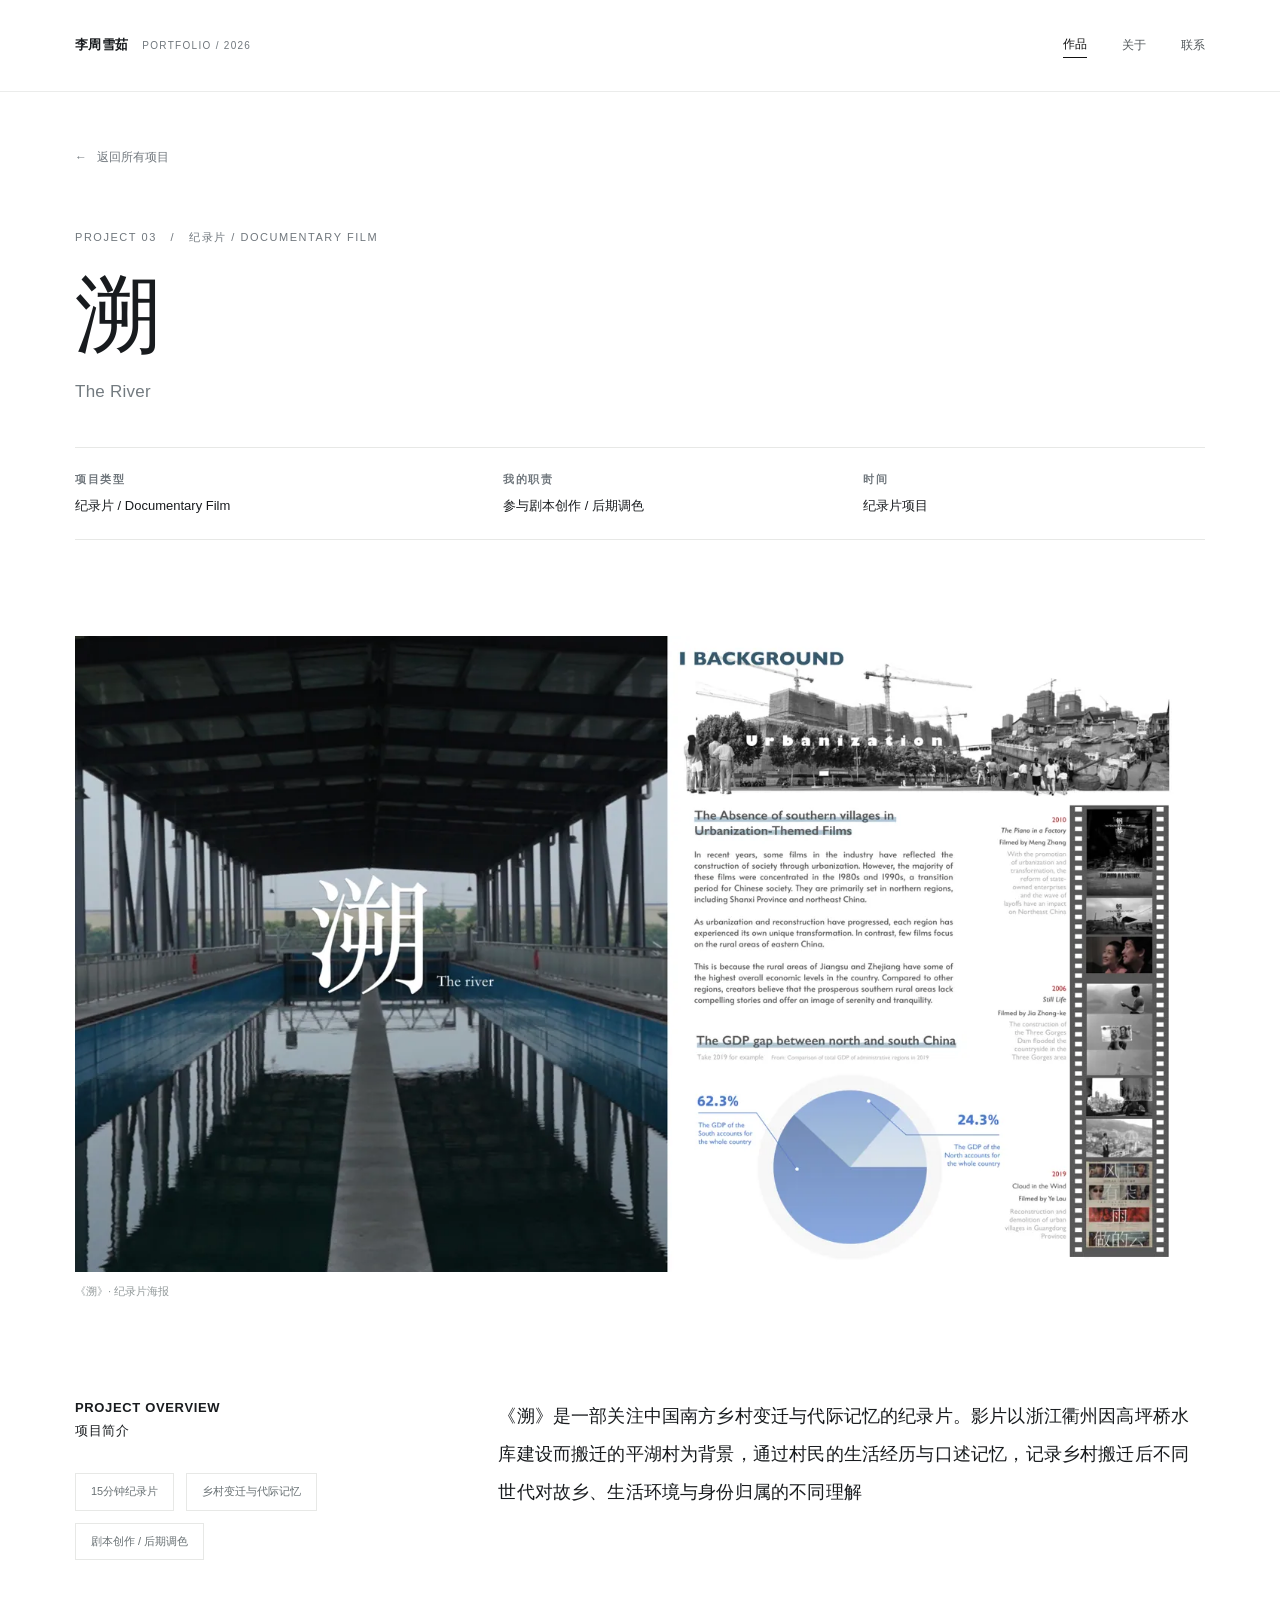
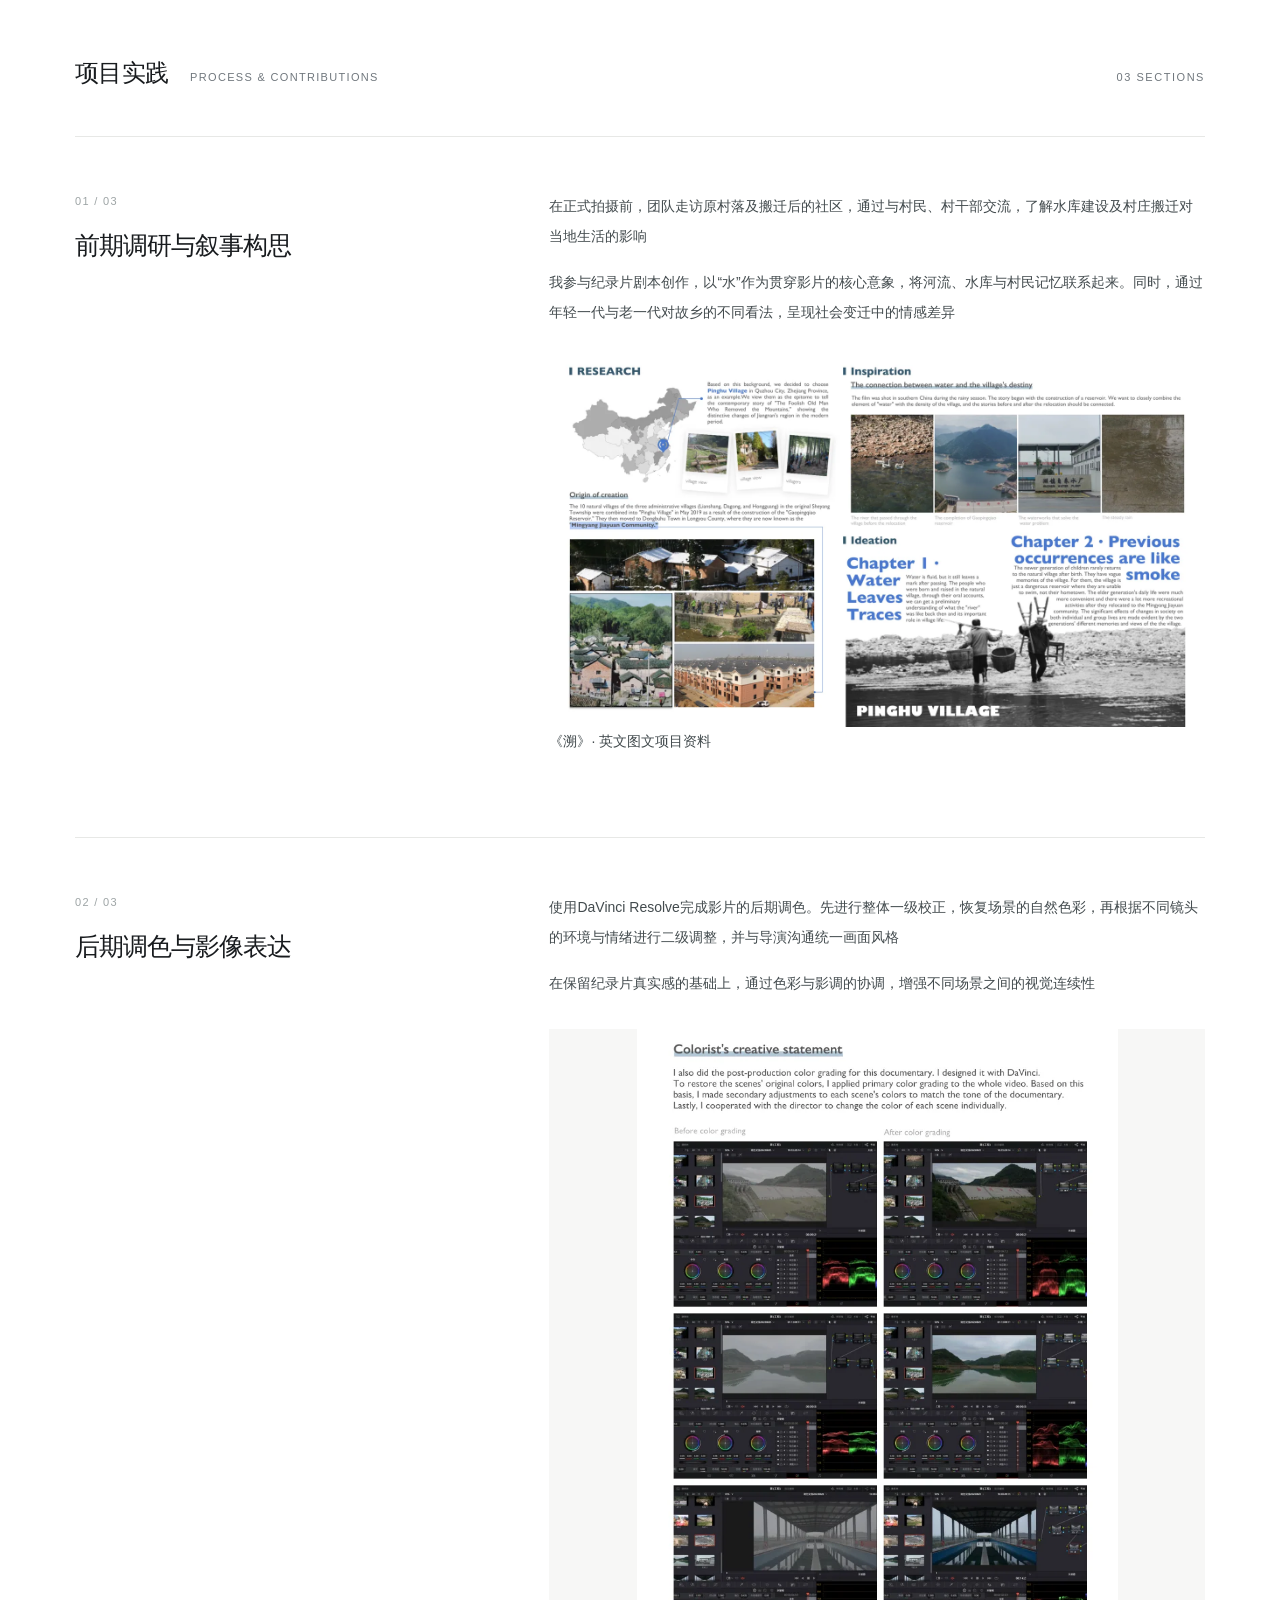
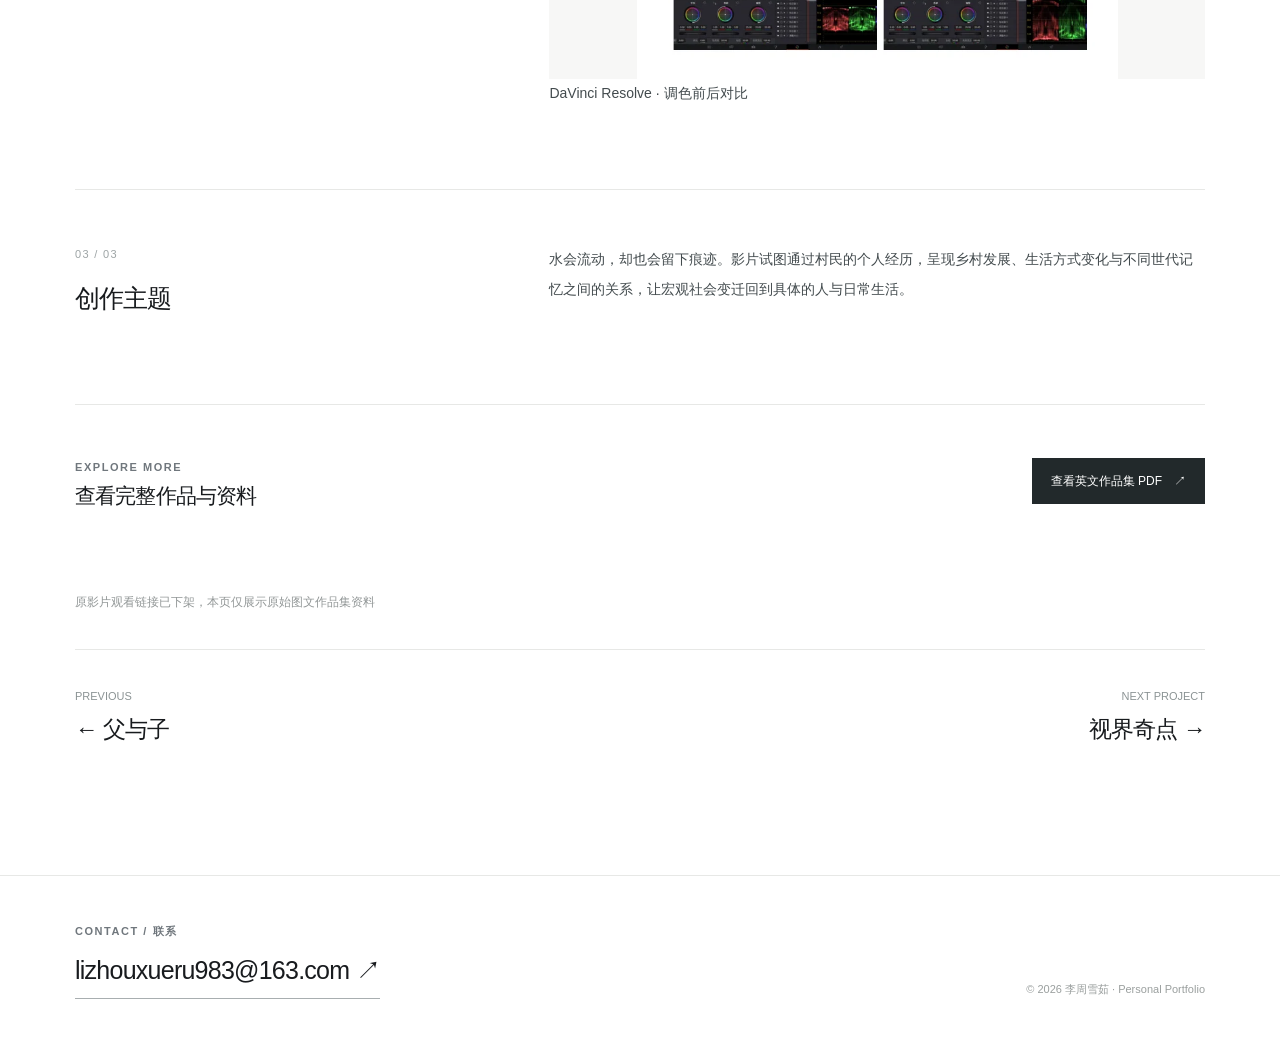
<file: river.html>
<!doctype html><html lang="zh-CN"><head><meta charset="utf-8"><meta name="viewport" content="width=device-width,initial-scale=1"><meta name="description" content="李周雪茹的影视制作、VR叙事、纪录片与XR创意项目作品集。"><meta name="theme-color" content="#ffffff"><title>李周雪茹 · 影视与跨媒介项目作品集</title><link rel="icon" href="favicon.svg" type="image/svg+xml"><link rel="stylesheet" href="style.css"><script defer src="site-data.js"></script><script defer src="app.js"></script></head><body data-page="river"><div id="app"></div><noscript><p style="padding:30px">请启用JavaScript以查看作品集。<a href="index.html">返回首页</a></p></noscript></body></html>
</file>
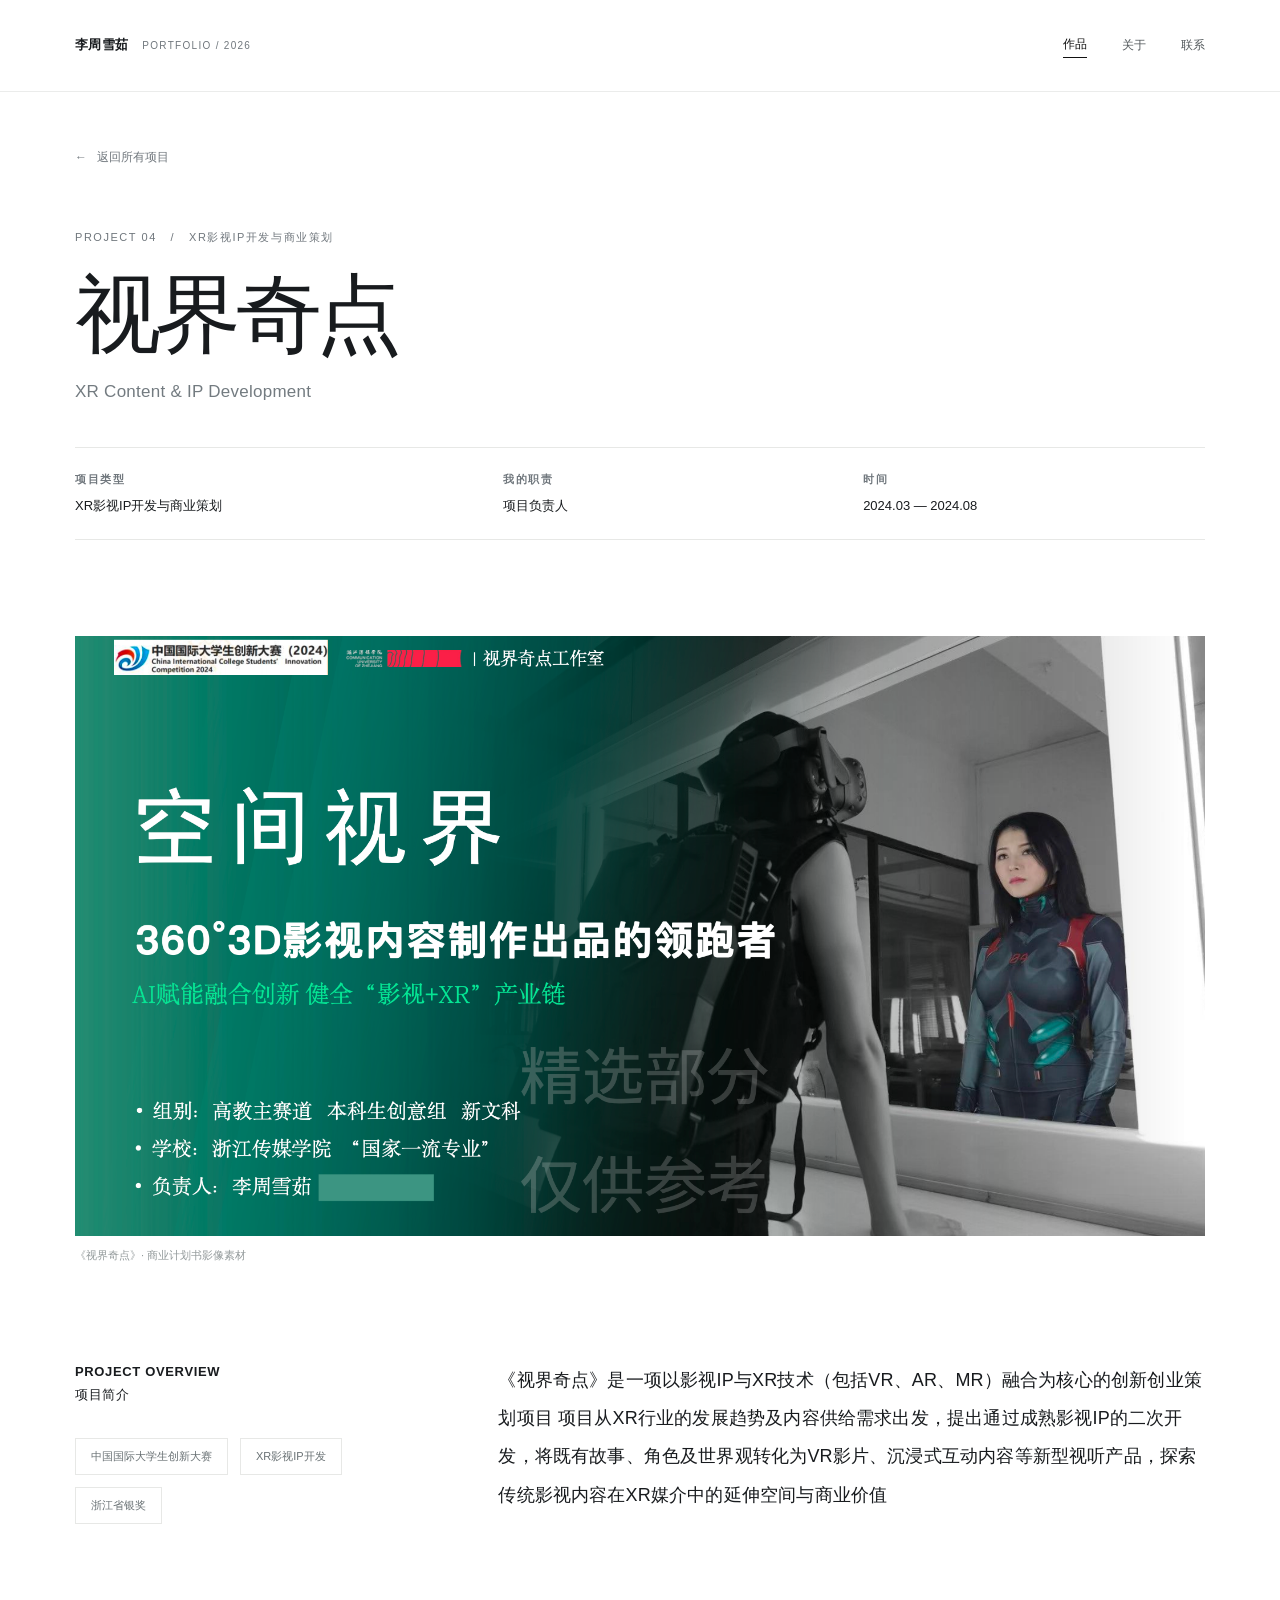
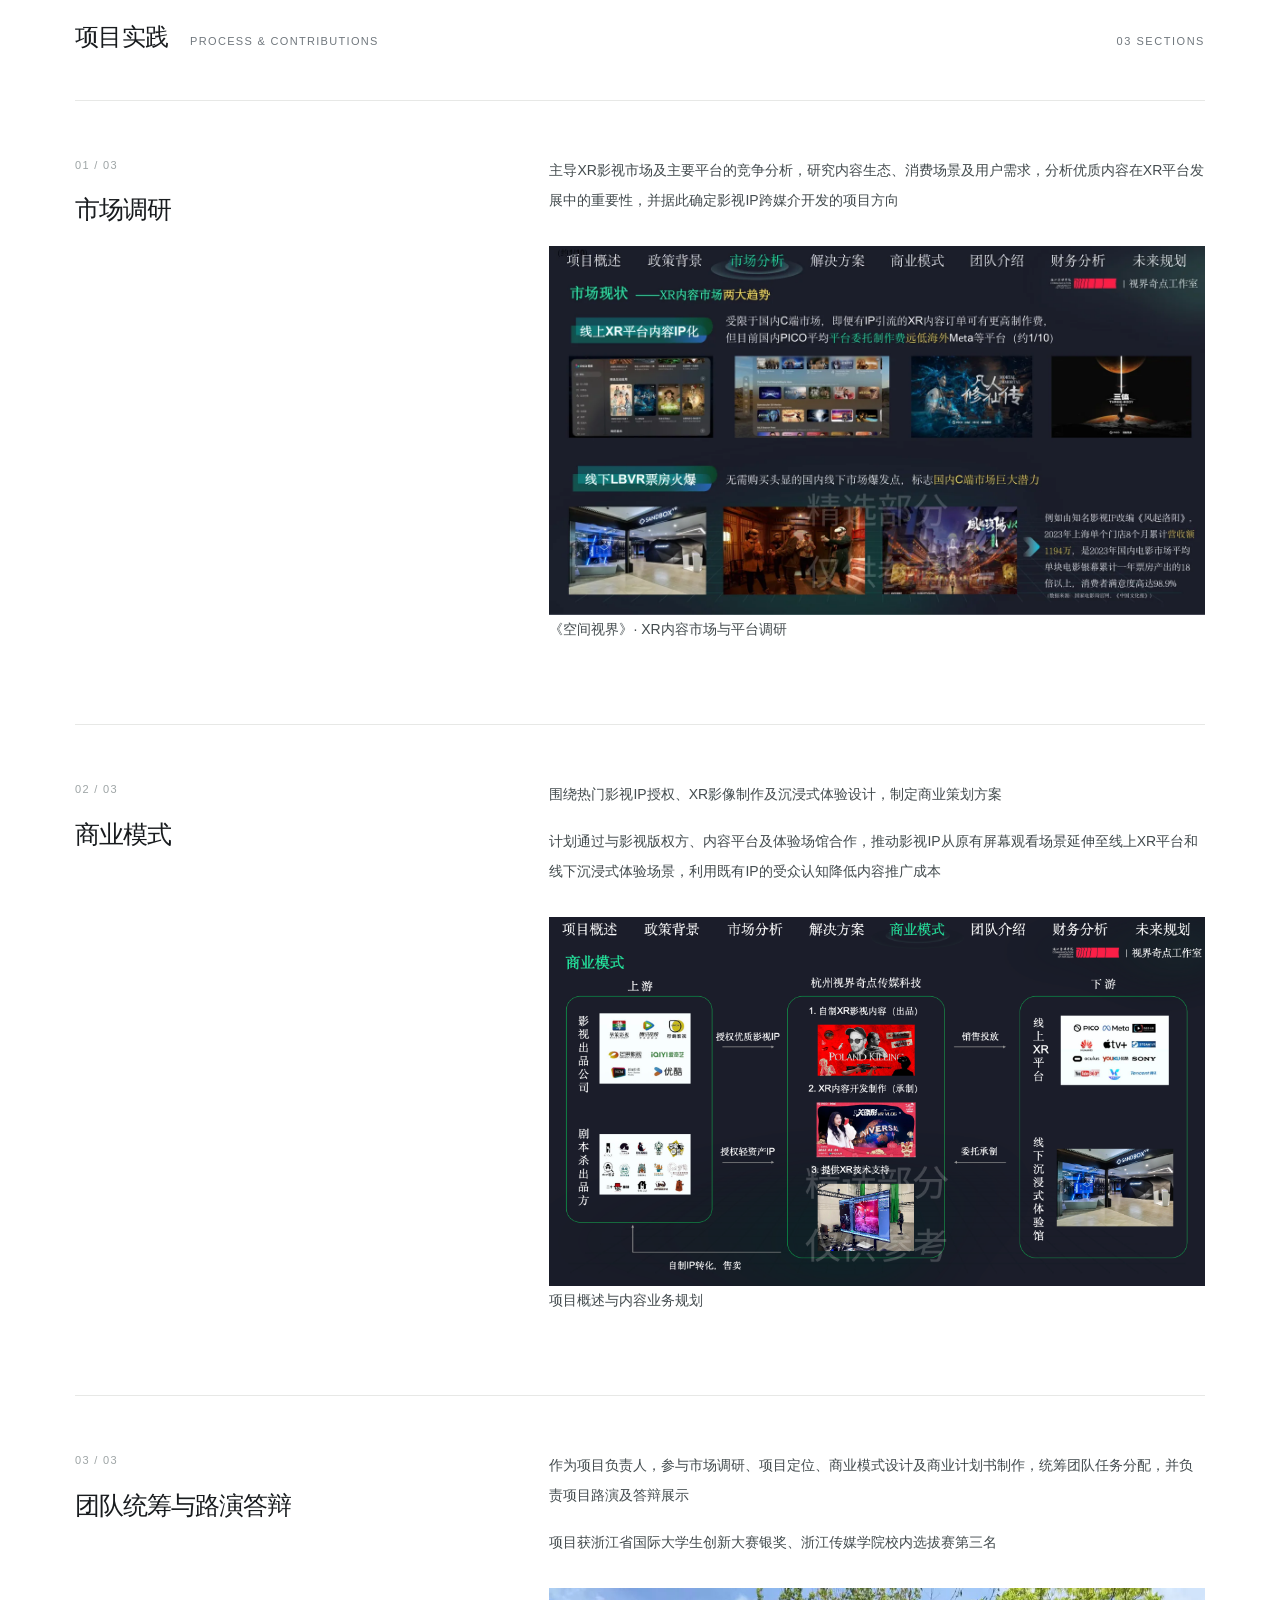
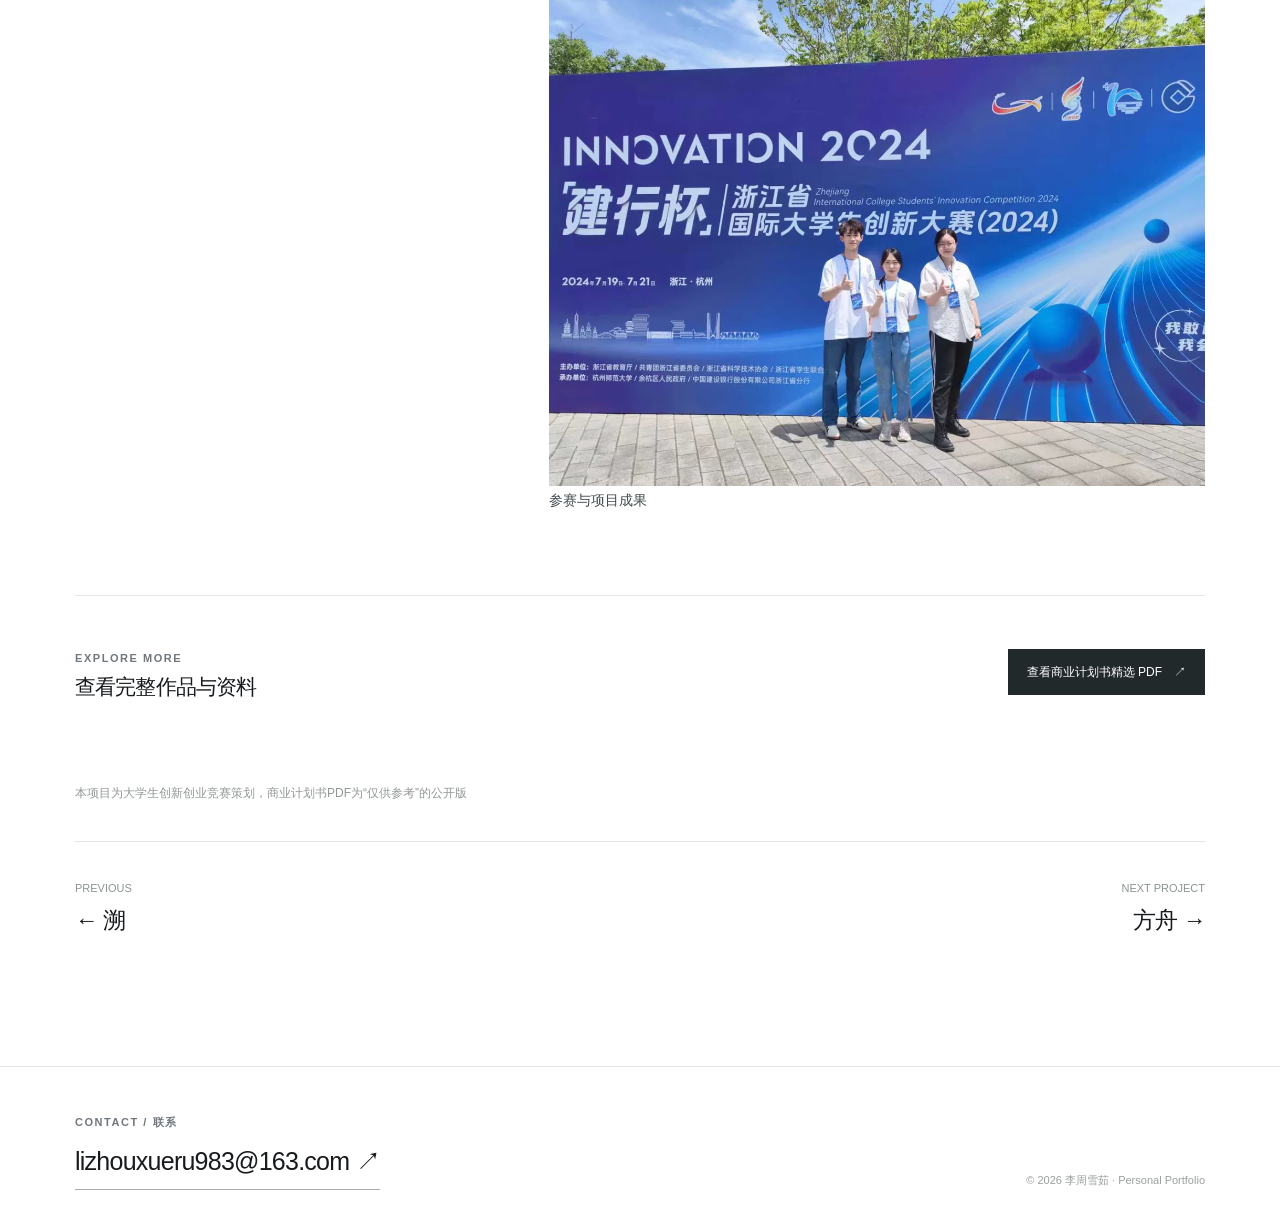
<file: xr.html>
<!doctype html><html lang="zh-CN"><head><meta charset="utf-8"><meta name="viewport" content="width=device-width,initial-scale=1"><meta name="description" content="李周雪茹的影视制作、VR叙事、纪录片与XR创意项目作品集。"><meta name="theme-color" content="#ffffff"><title>李周雪茹 · 影视与跨媒介项目作品集</title><link rel="icon" href="favicon.svg" type="image/svg+xml"><link rel="stylesheet" href="style.css"><script defer src="site-data.js"></script><script defer src="app.js"></script></head><body data-page="xr"><div id="app"></div><noscript><p style="padding:30px">请启用JavaScript以查看作品集。<a href="index.html">返回首页</a></p></noscript></body></html>
</file>
<file: style.css>
:root{--paper:#fff;--ink:#181b1e;--muted:#70777d;--line:#e7e8e6;--soft:#f7f7f5;--soft2:#f0f1ef;--accent:#35454b;--wrap:1130px;--space:clamp(22px,5vw,72px)}
*{box-sizing:border-box}
html{scroll-behavior:smooth}
body{margin:0;background:var(--paper);color:var(--ink);font-family:-apple-system,BlinkMacSystemFont,"Segoe UI","PingFang SC","Hiragino Sans GB","Microsoft YaHei",sans-serif;-webkit-font-smoothing:antialiased;font-size:15px;line-height:1.75}
a{color:inherit;text-decoration:none}
button,input,textarea{font:inherit}
img,video{max-width:100%;display:block}
button{cursor:pointer}
::selection{color:#fff;background:#323e41}
.sr-only{position:absolute;width:1px;height:1px;padding:0;margin:-1px;overflow:hidden;clip:rect(0,0,0,0);white-space:nowrap;border:0}
.wrap{width:min(var(--wrap),calc(100% - var(--space)*2));margin-inline:auto}
.site-header{height:92px;background:rgba(255,255,255,.94);position:sticky;top:0;z-index:30;border-bottom:1px solid rgba(231,232,230,.8);backdrop-filter:blur(16px)}
.header-inner{height:100%;display:flex;align-items:center;justify-content:space-between;gap:26px}
.brand{font-size:13px;font-weight:650;letter-spacing:.025em;white-space:nowrap}
.brand span{font-size:10px;font-weight:400;letter-spacing:.13em;color:var(--muted);margin-left:10px}
.nav{display:flex;align-items:center;gap:35px}
.nav a{font-size:12px;color:#53595c;transition:color .2s}
.nav a:hover,.nav a.active{color:#111}
.nav a.active:after{content:'';display:block;height:1px;background:#111;margin-top:2px}
.hero{padding:clamp(76px,11vw,156px) 0 clamp(83px,11vw,148px);border-bottom:1px solid var(--line)}
.kicker,.section-label,.meta-label,.eyebrow{font-size:11px;letter-spacing:.14em;color:var(--muted);font-weight:600;text-transform:uppercase}
.hero h1{font-weight:470;letter-spacing:-.06em;line-height:1.32;font-size:clamp(39px,6.7vw,82px);max-width:1050px;margin:24px 0 32px;white-space:pre-line}
.hero-bottom{display:flex;justify-content:space-between;gap:46px;align-items:end}
.hero-desc{color:#454c4e;font-size:15px;max-width:630px;line-height:2.05;margin:14px 0 0}
.english{font-size:12px;letter-spacing:.11em;color:#7a8184}
.scrollhint{color:var(--muted);font-size:11px;letter-spacing:.12em;white-space:nowrap}
.scrollhint:after{content:' ↓';font-size:15px}
.works{padding:94px 0 118px;scroll-margin-top:95px}
.section-head{display:flex;align-items:baseline;justify-content:space-between;gap:20px;margin-bottom:42px}
.section-head h2{font-size:24px;font-weight:550;letter-spacing:-.03em;margin:0}
.section-head h2 small{font-size:11px;font-weight:500;letter-spacing:.12em;color:var(--muted);margin-left:16px}
.section-count{color:var(--muted);font-size:11px;letter-spacing:.14em}
.work-grid{display:grid;grid-template-columns:repeat(2,minmax(0,1fr));gap:68px 28px}
.work-card{display:block;outline-offset:7px}
.work-image{height:auto;aspect-ratio:1.65;overflow:hidden;background:#f0f0ee;position:relative}
.work-image img{width:100%;height:100%;object-fit:cover;transition:transform .58s cubic-bezier(.2,.6,.2,1)}
.work-card:hover .work-image img,.work-card:focus-visible .work-image img{transform:scale(1.045)}
.work-image.river{background:#24323b}
.work-image.river img{object-fit:contain;object-position:center}
.work-image.xr img{object-fit:cover;object-position:50% 39%}
.work-label{display:flex;justify-content:space-between;gap:24px;margin-top:20px;align-items:flex-start}
.work-title{font-weight:600;font-size:20px;letter-spacing:-.04em;line-height:1.35;margin:0}
.work-name-en{color:var(--muted);font-weight:400;margin-left:10px;font-size:13px;letter-spacing:0}
.work-kind{font-size:12px;color:var(--muted);margin:7px 0 0}
.card-arrow{margin-top:2px;width:29px;height:29px;border:1px solid #d4d7d6;border-radius:50%;display:grid;place-items:center;font-size:16px;color:var(--muted);transition:.2s}
.work-card:hover .card-arrow{border-color:var(--ink);color:var(--ink);transform:translate(2px,-2px)}
.about{border-top:1px solid var(--line);padding:99px 0 117px;scroll-margin-top:92px}
.about-grid{display:grid;grid-template-columns:1fr 1.7fr;gap:80px}
.about-left h2{font-size:25px;font-weight:540;letter-spacing:-.04em;margin:0 0 8px}
.about-left .section-label{margin-top:0}
.about-right p{font-size:17px;line-height:2.04;max-width:760px;margin:0 0 24px;letter-spacing:.005em}
.about-right p.research{font-size:14px;color:#5a6266}
.edu{border-top:1px solid var(--line);margin-top:35px;padding-top:25px;display:flex;gap:8px;flex-direction:column;color:var(--muted);font-size:12px;letter-spacing:.015em}
.site-footer{border-top:1px solid var(--line);padding:46px 0 38px;scroll-margin-top:92px}
.footer-inner{display:flex;align-items:end;justify-content:space-between;gap:30px}
.footer-inner p{margin:8px 0 0}
.email-link{font-size:clamp(17px,2.8vw,25px);font-weight:460;letter-spacing:-.03em;border-bottom:1px solid #a8aeb0;padding-bottom:5px;display:inline-block;word-break:break-word}
.legal{font-size:11px;color:#9a9f9e;white-space:nowrap}
.detail{padding:48px 0 126px}
.back-link{display:inline-flex;gap:9px;align-items:center;font-size:12px;color:var(--muted);margin:7px 0 60px}
.back-link:hover{color:var(--ink)}
.detail-head{padding:0 0 51px}
.detail-head .eyebrow{font-weight:500}
.detail-head h1{font-size:clamp(46px,7vw,86px);font-weight:490;line-height:1.16;letter-spacing:-.065em;margin:18px 0 12px}
.detail-en{color:#737b80;font-size:17px;letter-spacing:.015em;font-weight:400}
.detail-meta{display:grid;grid-template-columns:1.2fr 1fr 1fr;gap:18px;border-top:1px solid var(--line);border-bottom:1px solid var(--line);margin-top:40px;padding:22px 0}
.meta-item{display:flex;flex-direction:column;gap:7px}
.meta-value{font-size:13px;line-height:1.6}
.detail-cover{margin:45px 0 0;background:#f3f4f2;position:relative;overflow:hidden}
.detail-cover img{width:100%;max-height:670px;height:auto;object-fit:cover}
.detail-cover.father img{max-height:550px}
.detail-cover.river{background:#26333b;display:grid;place-items:center}
.detail-cover.river img{max-height:680px;width:auto;max-width:100%;object-fit:contain}
.detail-cover.xr img{max-height:600px;object-position:50% 42%}
.caption{font-size:11px;color:#939a9b;margin-top:10px}
.detail-intro{display:grid;grid-template-columns:1fr 2fr;gap:70px;margin:96px 0 92px}
.detail-intro h2{font-size:13px;letter-spacing:.05em;font-weight:550;margin:0}
.detail-intro p{max-width:800px;font-size:18px;line-height:2.12;letter-spacing:.01em;margin:0}
.stat-row{display:flex;gap:12px;flex-wrap:wrap;margin-top:31px}
.stat{display:inline-block;border:1px solid var(--line);padding:8px 15px;font-size:11px;color:#697174}
.media-area{margin:10px 0 100px}
.subheading{font-size:13px;letter-spacing:.02em;font-weight:600;margin:0 0 28px}
.media-area video{width:100%;height:auto;max-height:650px;object-fit:contain;background:#121212}
.video-caption{font-size:12px;color:var(--muted);margin:14px 0 0}
.project-section{display:grid;grid-template-columns:.77fr 1.23fr;gap:64px;padding:55px 0 80px;border-top:1px solid var(--line)}
.project-section h3{font-size:clamp(18px,2.1vw,25px);font-weight:540;letter-spacing:-.04em;line-height:1.48;margin:7px 0}
.number{font-size:11px;letter-spacing:.12em;color:#9da4a5;margin-bottom:16px}
.project-section .copy p{line-height:2.13;color:#434b4e;font-size:14px;max-width:700px;margin:0 0 17px}
.project-section .copy p:last-child{margin-bottom:0}
.project-section .section-image{margin-top:30px;overflow:hidden;background:#f7f7f6}
.project-section .section-image img{width:100%;height:auto;max-height:650px;object-fit:contain}
.gallery{margin:55px 0 90px;display:grid;grid-template-columns:1fr 1fr;gap:22px}
.gallery figure{margin:0;background:#f5f5f3}
.gallery img{width:100%;aspect-ratio:1.75;object-fit:contain}
.gallery figcaption{padding:11px 0;background:white;font-size:11px;color:#939a9b}
.action-panel{border-top:1px solid var(--line);padding:53px 0;display:flex;align-items:flex-start;justify-content:space-between;gap:35px}
.action-panel h2{margin:0;font-size:21px;font-weight:550;letter-spacing:-.04em}
.action-buttons{display:flex;flex-wrap:wrap;gap:10px}
.action-btn{display:inline-flex;align-items:center;justify-content:center;gap:12px;min-height:46px;padding:0 18px;border:1px solid #cbd0d0;background:transparent;color:#21272a;font-size:12px;transition:.2s}
.action-btn:hover{background:#20282a;color:white;border-color:#20282a}
.action-btn.strong{color:white;background:#22292b;border-color:#22292b}
.action-btn.strong:hover{background:#444f52}
.note{font-size:12px;line-height:1.85;color:#929797;margin-top:24px;max-width:840px}
.next-project{border-top:1px solid var(--line);padding-top:32px;display:flex;justify-content:space-between;gap:20px;align-items:center;margin-top:36px}
.next-project span{color:#8b9394;font-size:11px}
.next-project a{font-size:23px;letter-spacing:-.04em}
.next-project a:hover{text-decoration:underline;text-underline-offset:6px}
.pdf-modal{padding:0;border:1px solid #e2e4e4;width:min(1200px,96vw);height:min(94vh,920px);box-shadow:0 30px 90px rgba(0,0,0,.28);background:white}
.pdf-modal::backdrop{background:rgba(19,25,27,.72)}
.pdf-bar{height:62px;padding:0 21px;display:flex;align-items:center;justify-content:space-between;border-bottom:1px solid var(--line);gap:20px}
.pdf-bar span{font-weight:600;font-size:13px}.pdf-bar div{display:flex;gap:12px;align-items:center}
.pdf-bar button{border:0;background:none;font-size:24px;padding:2px 8px;line-height:1}
.pdf-bar a{font-size:12px;text-decoration:underline;text-underline-offset:3px}
.pdf-modal iframe{width:100%;height:calc(100% - 62px);border:0;background:#f3f3f3}
/* Editor */
.editor-main{padding:65px 0 100px}
.editor-head{display:flex;align-items:start;justify-content:space-between;gap:20px}
.editor-head h1{font-size:40px;letter-spacing:-.05em;font-weight:540;margin:15px 0}
.editor-guide{max-width:780px;color:var(--muted);font-size:13px;line-height:1.95;margin-bottom:45px}
.editor-toolbar{display:flex;gap:9px;flex-wrap:wrap;margin:27px 0 42px}
.editor-toolbar button,.editor-toolbar a{border:1px solid #d9dddc;background:white;padding:10px 15px;font-size:12px;color:var(--ink)}
.editor-toolbar button.primary{background:#20282a;color:white;border-color:#20282a}
.editor-panel{border-top:1px solid var(--line);padding:35px 0}
.editor-panel h2{font-size:21px;font-weight:540;margin:0 0 25px}
.editor-fields{display:grid;grid-template-columns:repeat(2,minmax(0,1fr));gap:22px}
.field{display:flex;flex-direction:column;gap:7px}
.field.wide{grid-column:1 / -1}
.field label{font-size:12px;color:#5b6365}
.field textarea,.field input{border:1px solid #dce0e0;background:white;padding:12px 13px;font-size:13px;line-height:1.7;border-radius:0;width:100%;outline-offset:2px;color:#182022}
.field textarea{resize:vertical;min-height:90px}
.editor-hint{color:#8d9496;font-size:11px}
.toast{background:#233330;color:#fff;padding:9px 15px;position:fixed;right:24px;bottom:24px;font-size:12px;z-index:50;opacity:0;pointer-events:none;transition:.2s}
.toast.show{opacity:1}
@media(max-width:800px){.site-header{height:72px}.brand span{display:none}.nav{gap:18px}.nav a{font-size:11px}.hero{padding:72px 0 80px}.hero h1{font-size:clamp(38px,8.2vw,62px);letter-spacing:-.05em}.hero-bottom{display:block}.scrollhint{display:none}.works{padding:70px 0 85px}.work-grid{gap:42px 17px}.work-title{font-size:17px}.work-name-en{display:block;margin:2px 0 0;font-size:11px}.about{padding:70px 0 75px}.about-grid{grid-template-columns:1fr;gap:26px}.detail{padding-top:25px}.detail-intro{grid-template-columns:1fr;gap:21px;margin:65px 0}.project-section{grid-template-columns:1fr;gap:20px;padding:38px 0 57px}.project-section h3{font-size:22px}.action-panel{flex-direction:column}.footer-inner{align-items:start;flex-direction:column}.editor-fields{grid-template-columns:1fr}}
@media(max-width:540px){:root{--space:21px}.brand{font-size:12px}.nav{gap:12px}.nav a{font-size:10px}.work-grid{grid-template-columns:1fr;gap:37px}.work-image{aspect-ratio:1.72}.work-title{font-size:19px}.work-name-en{display:inline;margin-left:8px}.detail-head h1{font-size:51px}.detail-meta{grid-template-columns:1fr 1fr;gap:20px}.detail-cover{margin-top:22px}.detail-intro p{font-size:16px}.gallery{grid-template-columns:1fr}.section-head{margin-bottom:25px}.section-head h2 small{margin-left:8px}.action-btn{width:100%}.action-buttons{width:100%}.email-link{font-size:16px}.hero-desc{font-size:14px}}
@media(prefers-reduced-motion:reduce){*,*:before,*:after{scroll-behavior:auto!important;transition:none!important;animation:none!important}}
/* V2 编辑器：图片验证、附加图片维护与明确的预览状态 */
.editor-explain{padding:18px 22px;background:var(--soft);border:1px solid var(--line);font-size:13px;line-height:1.9;margin:0 0 32px;color:#424b4f}
.editor-explain code{font-size:12px;background:#e9ebea;padding:1px 5px}
.gallery-editor{padding-top:26px;margin-top:26px;border-top:1px dashed var(--line)}
.gallery-editor h3{font-weight:550;font-size:16px;margin:0 0 16px}
.gallery-editor h3 small{font-weight:400;font-size:12px;color:var(--muted)}
.gallery-editor-item{padding:16px;border:1px solid var(--line);margin-bottom:12px}
.gallery-editor-item>button,.gallery-add{border:1px solid #d4d8d7;background:white;padding:9px 13px;font-size:12px;margin-top:15px}
.gallery-add{background:#232b2d;color:white;border-color:#232b2d}
.image-preview{display:flex;gap:12px;align-items:center;min-height:45px;overflow-wrap:anywhere}
.image-preview img{width:94px;height:56px;object-fit:cover;border:1px solid var(--line);background:#f1f2f2}
.image-status{font-size:11px;color:var(--muted)}
.image-status.good{color:#2f7459}.image-status.bad{color:#a34e39}
.missing-image{font-size:12px;display:block;color:#9b534a;background:#fbf1ef;border:1px dashed #debab3;padding:13px 16px;overflow-wrap:anywhere}

/* V3 作品图片放大交互 */
body.modal-open{overflow:hidden}
.image-zoom-trigger{display:block;position:relative;width:100%;margin:0;padding:0;border:0;background:transparent;text-align:inherit;cursor:zoom-in;color:inherit}
.image-zoom-trigger img{display:block;pointer-events:none}
.image-zoom-tip{position:absolute;right:14px;bottom:14px;padding:7px 11px;background:rgba(20,26,28,.73);border-radius:3px;color:#fff;font-size:11px;letter-spacing:.04em;opacity:0;transition:opacity .2s;pointer-events:none}
.image-zoom-trigger:hover .image-zoom-tip,.image-zoom-trigger:focus-visible .image-zoom-tip{opacity:1}
.image-zoom-trigger:focus-visible{outline:2px solid #3a6264;outline-offset:3px}
.image-modal,.pdf-modal{position:fixed;inset:0;margin:auto;padding:0;width:min(1400px,96vw);height:min(94vh,980px);max-width:none;max-height:none;background:#fff;color:#1d2528;border:1px solid #d9dddd;box-shadow:0 22px 80px rgba(0,0,0,.3)}
.image-modal::backdrop,.pdf-modal::backdrop{background:rgba(12,16,19,.86)}
.image-bar,.pdf-bar{height:64px;display:flex;align-items:center;justify-content:space-between;padding:0 20px;gap:14px;border-bottom:1px solid #e1e5e5}
.image-bar>span,.pdf-bar>span{font-size:13px;font-weight:560;white-space:nowrap;overflow:hidden;text-overflow:ellipsis;max-width:39%}
.image-toolbar,.pdf-toolbar{display:flex;align-items:center;gap:8px;flex-shrink:0}
.image-toolbar button,.pdf-toolbar button{appearance:none;border:1px solid transparent;background:transparent;color:#263033;min-width:32px;height:34px;font-size:23px;cursor:pointer;border-radius:4px}
.image-toolbar button:hover:not(:disabled),.pdf-toolbar button:hover:not(:disabled){background:#e8ecec;border-color:#d9e0e0}
.image-toolbar button:disabled,.pdf-toolbar button:disabled{opacity:.23;cursor:default}
.image-toolbar button[data-close-image],.pdf-toolbar button[data-close-pdf]{margin-left:7px;font-size:26px}
.image-toolbar span,.pdf-toolbar span{font-size:12px;color:#5f686c;min-width:37px;text-align:center}
.image-toolbar .image-separator,.pdf-toolbar .pdf-separator{height:20px;min-width:1px;width:1px;background:#d9dede;margin:0 8px}
.image-stage,.pdf-reader{height:calc(100% - 104px);overflow:auto;background:#f3f4f4;overscroll-behavior:contain}
.image-stage-inner,.pdf-page-inner{min-width:100%;min-height:100%;width:max-content;display:flex;justify-content:center;align-items:center;margin:0 auto;padding:18px}
.image-stage img,.pdf-page-inner img{display:block;max-width:none;height:auto;box-shadow:0 6px 25px rgba(0,0,0,.07);user-select:none;-webkit-user-drag:none}
.image-tip,.pdf-info{height:40px;display:flex;justify-content:center;align-items:center;color:#778082;font-size:11px;letter-spacing:.02em;background:#fff;border-top:1px solid #e1e5e5}
.pdf-reader-error{padding:40px;text-align:center;color:#915a47;font-size:13px}
@media(max-width:650px){.image-modal,.pdf-modal{width:100vw;height:100dvh;border:0}.image-bar,.pdf-bar{height:70px;padding:7px 9px;gap:6px}.image-bar>span,.pdf-bar>span{font-size:11px;max-width:23%}.image-toolbar,.pdf-toolbar{gap:1px}.image-toolbar button,.pdf-toolbar button{min-width:28px;width:29px;height:30px;font-size:21px}.image-toolbar span,.pdf-toolbar span{font-size:10px;min-width:30px}.image-toolbar .image-separator,.pdf-toolbar .pdf-separator{margin:0 2px}.image-stage,.pdf-reader{height:calc(100% - 110px)}.image-stage-inner,.pdf-page-inner{padding:12px}.image-zoom-tip{opacity:1;padding:4px 7px;font-size:10px;right:8px;bottom:8px}.image-tip,.pdf-info{font-size:10px;padding:0 8px;text-align:center}}

/* 首页封面可放大，项目名称仍然进入详情页 */
.work-card .work-image.image-zoom-trigger{width:100%;display:block}
.work-card .work-label{cursor:pointer}
.detail-cover.river .image-zoom-trigger{display:grid;place-items:center}
.image-modal [hidden],.pdf-modal [hidden]{display:none!important}
</file>
<file: V3作品集网站10.26/style.css>
:root{--paper:#fff;--ink:#181b1e;--muted:#70777d;--line:#e7e8e6;--soft:#f7f7f5;--soft2:#f0f1ef;--accent:#35454b;--wrap:1130px;--space:clamp(22px,5vw,72px)}
*{box-sizing:border-box}
html{scroll-behavior:smooth}
body{margin:0;background:var(--paper);color:var(--ink);font-family:-apple-system,BlinkMacSystemFont,"Segoe UI","PingFang SC","Hiragino Sans GB","Microsoft YaHei",sans-serif;-webkit-font-smoothing:antialiased;font-size:15px;line-height:1.75}
a{color:inherit;text-decoration:none}
button,input,textarea{font:inherit}
img,video{max-width:100%;display:block}
button{cursor:pointer}
::selection{color:#fff;background:#323e41}
.sr-only{position:absolute;width:1px;height:1px;padding:0;margin:-1px;overflow:hidden;clip:rect(0,0,0,0);white-space:nowrap;border:0}
.wrap{width:min(var(--wrap),calc(100% - var(--space)*2));margin-inline:auto}
.site-header{height:92px;background:rgba(255,255,255,.94);position:sticky;top:0;z-index:30;border-bottom:1px solid rgba(231,232,230,.8);backdrop-filter:blur(16px)}
.header-inner{height:100%;display:flex;align-items:center;justify-content:space-between;gap:26px}
.brand{font-size:13px;font-weight:650;letter-spacing:.025em;white-space:nowrap}
.brand span{font-size:10px;font-weight:400;letter-spacing:.13em;color:var(--muted);margin-left:10px}
.nav{display:flex;align-items:center;gap:35px}
.nav a{font-size:12px;color:#53595c;transition:color .2s}
.nav a:hover,.nav a.active{color:#111}
.nav a.active:after{content:'';display:block;height:1px;background:#111;margin-top:2px}
.hero{padding:clamp(76px,11vw,156px) 0 clamp(83px,11vw,148px);border-bottom:1px solid var(--line)}
.kicker,.section-label,.meta-label,.eyebrow{font-size:11px;letter-spacing:.14em;color:var(--muted);font-weight:600;text-transform:uppercase}
.hero h1{font-weight:470;letter-spacing:-.06em;line-height:1.32;font-size:clamp(39px,6.7vw,82px);max-width:1050px;margin:24px 0 32px;white-space:pre-line}
.hero-bottom{display:flex;justify-content:space-between;gap:46px;align-items:end}
.hero-desc{color:#454c4e;font-size:15px;max-width:630px;line-height:2.05;margin:14px 0 0}
.english{font-size:12px;letter-spacing:.11em;color:#7a8184}
.scrollhint{color:var(--muted);font-size:11px;letter-spacing:.12em;white-space:nowrap}
.scrollhint:after{content:' ↓';font-size:15px}
.works{padding:94px 0 118px;scroll-margin-top:95px}
.section-head{display:flex;align-items:baseline;justify-content:space-between;gap:20px;margin-bottom:42px}
.section-head h2{font-size:24px;font-weight:550;letter-spacing:-.03em;margin:0}
.section-head h2 small{font-size:11px;font-weight:500;letter-spacing:.12em;color:var(--muted);margin-left:16px}
.section-count{color:var(--muted);font-size:11px;letter-spacing:.14em}
.work-grid{display:grid;grid-template-columns:repeat(2,minmax(0,1fr));gap:68px 28px}
.work-card{display:block;outline-offset:7px}
.work-image{height:auto;aspect-ratio:1.65;overflow:hidden;background:#f0f0ee;position:relative}
.work-image img{width:100%;height:100%;object-fit:cover;transition:transform .58s cubic-bezier(.2,.6,.2,1)}
.work-card:hover .work-image img,.work-card:focus-visible .work-image img{transform:scale(1.045)}
.work-image.river{background:#24323b}
.work-image.river img{object-fit:contain;object-position:center}
.work-image.xr img{object-fit:cover;object-position:50% 39%}
.work-label{display:flex;justify-content:space-between;gap:24px;margin-top:20px;align-items:flex-start}
.work-title{font-weight:600;font-size:20px;letter-spacing:-.04em;line-height:1.35;margin:0}
.work-name-en{color:var(--muted);font-weight:400;margin-left:10px;font-size:13px;letter-spacing:0}
.work-kind{font-size:12px;color:var(--muted);margin:7px 0 0}
.card-arrow{margin-top:2px;width:29px;height:29px;border:1px solid #d4d7d6;border-radius:50%;display:grid;place-items:center;font-size:16px;color:var(--muted);transition:.2s}
.work-card:hover .card-arrow{border-color:var(--ink);color:var(--ink);transform:translate(2px,-2px)}
.about{border-top:1px solid var(--line);padding:99px 0 117px;scroll-margin-top:92px}
.about-grid{display:grid;grid-template-columns:1fr 1.7fr;gap:80px}
.about-left h2{font-size:25px;font-weight:540;letter-spacing:-.04em;margin:0 0 8px}
.about-left .section-label{margin-top:0}
.about-right p{font-size:17px;line-height:2.04;max-width:760px;margin:0 0 24px;letter-spacing:.005em}
.about-right p.research{font-size:14px;color:#5a6266}
.edu{border-top:1px solid var(--line);margin-top:35px;padding-top:25px;display:flex;gap:8px;flex-direction:column;color:var(--muted);font-size:12px;letter-spacing:.015em}
.site-footer{border-top:1px solid var(--line);padding:46px 0 38px;scroll-margin-top:92px}
.footer-inner{display:flex;align-items:end;justify-content:space-between;gap:30px}
.footer-inner p{margin:8px 0 0}
.email-link{font-size:clamp(17px,2.8vw,25px);font-weight:460;letter-spacing:-.03em;border-bottom:1px solid #a8aeb0;padding-bottom:5px;display:inline-block;word-break:break-word}
.legal{font-size:11px;color:#9a9f9e;white-space:nowrap}
.detail{padding:48px 0 126px}
.back-link{display:inline-flex;gap:9px;align-items:center;font-size:12px;color:var(--muted);margin:7px 0 60px}
.back-link:hover{color:var(--ink)}
.detail-head{padding:0 0 51px}
.detail-head .eyebrow{font-weight:500}
.detail-head h1{font-size:clamp(46px,7vw,86px);font-weight:490;line-height:1.16;letter-spacing:-.065em;margin:18px 0 12px}
.detail-en{color:#737b80;font-size:17px;letter-spacing:.015em;font-weight:400}
.detail-meta{display:grid;grid-template-columns:1.2fr 1fr 1fr;gap:18px;border-top:1px solid var(--line);border-bottom:1px solid var(--line);margin-top:40px;padding:22px 0}
.meta-item{display:flex;flex-direction:column;gap:7px}
.meta-value{font-size:13px;line-height:1.6}
.detail-cover{margin:45px 0 0;background:#f3f4f2;position:relative;overflow:hidden}
.detail-cover img{width:100%;max-height:670px;height:auto;object-fit:cover}
.detail-cover.father img{max-height:550px}
.detail-cover.river{background:#26333b;display:grid;place-items:center}
.detail-cover.river img{max-height:680px;width:auto;max-width:100%;object-fit:contain}
.detail-cover.xr img{max-height:600px;object-position:50% 42%}
.caption{font-size:11px;color:#939a9b;margin-top:10px}
.detail-intro{display:grid;grid-template-columns:1fr 2fr;gap:70px;margin:96px 0 92px}
.detail-intro h2{font-size:13px;letter-spacing:.05em;font-weight:550;margin:0}
.detail-intro p{max-width:800px;font-size:18px;line-height:2.12;letter-spacing:.01em;margin:0}
.stat-row{display:flex;gap:12px;flex-wrap:wrap;margin-top:31px}
.stat{display:inline-block;border:1px solid var(--line);padding:8px 15px;font-size:11px;color:#697174}
.media-area{margin:10px 0 100px}
.subheading{font-size:13px;letter-spacing:.02em;font-weight:600;margin:0 0 28px}
.media-area video{width:100%;height:auto;max-height:650px;object-fit:contain;background:#121212}
.video-caption{font-size:12px;color:var(--muted);margin:14px 0 0}
.project-section{display:grid;grid-template-columns:.77fr 1.23fr;gap:64px;padding:55px 0 80px;border-top:1px solid var(--line)}
.project-section h3{font-size:clamp(18px,2.1vw,25px);font-weight:540;letter-spacing:-.04em;line-height:1.48;margin:7px 0}
.number{font-size:11px;letter-spacing:.12em;color:#9da4a5;margin-bottom:16px}
.project-section .copy p{line-height:2.13;color:#434b4e;font-size:14px;max-width:700px;margin:0 0 17px}
.project-section .copy p:last-child{margin-bottom:0}
.project-section .section-image{margin-top:30px;overflow:hidden;background:#f7f7f6}
.project-section .section-image img{width:100%;height:auto;max-height:650px;object-fit:contain}
.gallery{margin:55px 0 90px;display:grid;grid-template-columns:1fr 1fr;gap:22px}
.gallery figure{margin:0;background:#f5f5f3}
.gallery img{width:100%;aspect-ratio:1.75;object-fit:contain}
.gallery figcaption{padding:11px 0;background:white;font-size:11px;color:#939a9b}
.action-panel{border-top:1px solid var(--line);padding:53px 0;display:flex;align-items:flex-start;justify-content:space-between;gap:35px}
.action-panel h2{margin:0;font-size:21px;font-weight:550;letter-spacing:-.04em}
.action-buttons{display:flex;flex-wrap:wrap;gap:10px}
.action-btn{display:inline-flex;align-items:center;justify-content:center;gap:12px;min-height:46px;padding:0 18px;border:1px solid #cbd0d0;background:transparent;color:#21272a;font-size:12px;transition:.2s}
.action-btn:hover{background:#20282a;color:white;border-color:#20282a}
.action-btn.strong{color:white;background:#22292b;border-color:#22292b}
.action-btn.strong:hover{background:#444f52}
.note{font-size:12px;line-height:1.85;color:#929797;margin-top:24px;max-width:840px}
.next-project{border-top:1px solid var(--line);padding-top:32px;display:flex;justify-content:space-between;gap:20px;align-items:center;margin-top:36px}
.next-project span{color:#8b9394;font-size:11px}
.next-project a{font-size:23px;letter-spacing:-.04em}
.next-project a:hover{text-decoration:underline;text-underline-offset:6px}
.pdf-modal{padding:0;border:1px solid #e2e4e4;width:min(1200px,96vw);height:min(94vh,920px);box-shadow:0 30px 90px rgba(0,0,0,.28);background:white}
.pdf-modal::backdrop{background:rgba(19,25,27,.72)}
.pdf-bar{height:62px;padding:0 21px;display:flex;align-items:center;justify-content:space-between;border-bottom:1px solid var(--line);gap:20px}
.pdf-bar span{font-weight:600;font-size:13px}.pdf-bar div{display:flex;gap:12px;align-items:center}
.pdf-bar button{border:0;background:none;font-size:24px;padding:2px 8px;line-height:1}
.pdf-bar a{font-size:12px;text-decoration:underline;text-underline-offset:3px}
.pdf-modal iframe{width:100%;height:calc(100% - 62px);border:0;background:#f3f3f3}
/* Editor */
.editor-main{padding:65px 0 100px}
.editor-head{display:flex;align-items:start;justify-content:space-between;gap:20px}
.editor-head h1{font-size:40px;letter-spacing:-.05em;font-weight:540;margin:15px 0}
.editor-guide{max-width:780px;color:var(--muted);font-size:13px;line-height:1.95;margin-bottom:45px}
.editor-toolbar{display:flex;gap:9px;flex-wrap:wrap;margin:27px 0 42px}
.editor-toolbar button,.editor-toolbar a{border:1px solid #d9dddc;background:white;padding:10px 15px;font-size:12px;color:var(--ink)}
.editor-toolbar button.primary{background:#20282a;color:white;border-color:#20282a}
.editor-panel{border-top:1px solid var(--line);padding:35px 0}
.editor-panel h2{font-size:21px;font-weight:540;margin:0 0 25px}
.editor-fields{display:grid;grid-template-columns:repeat(2,minmax(0,1fr));gap:22px}
.field{display:flex;flex-direction:column;gap:7px}
.field.wide{grid-column:1 / -1}
.field label{font-size:12px;color:#5b6365}
.field textarea,.field input{border:1px solid #dce0e0;background:white;padding:12px 13px;font-size:13px;line-height:1.7;border-radius:0;width:100%;outline-offset:2px;color:#182022}
.field textarea{resize:vertical;min-height:90px}
.editor-hint{color:#8d9496;font-size:11px}
.toast{background:#233330;color:#fff;padding:9px 15px;position:fixed;right:24px;bottom:24px;font-size:12px;z-index:50;opacity:0;pointer-events:none;transition:.2s}
.toast.show{opacity:1}
@media(max-width:800px){.site-header{height:72px}.brand span{display:none}.nav{gap:18px}.nav a{font-size:11px}.hero{padding:72px 0 80px}.hero h1{font-size:clamp(38px,8.2vw,62px);letter-spacing:-.05em}.hero-bottom{display:block}.scrollhint{display:none}.works{padding:70px 0 85px}.work-grid{gap:42px 17px}.work-title{font-size:17px}.work-name-en{display:block;margin:2px 0 0;font-size:11px}.about{padding:70px 0 75px}.about-grid{grid-template-columns:1fr;gap:26px}.detail{padding-top:25px}.detail-intro{grid-template-columns:1fr;gap:21px;margin:65px 0}.project-section{grid-template-columns:1fr;gap:20px;padding:38px 0 57px}.project-section h3{font-size:22px}.action-panel{flex-direction:column}.footer-inner{align-items:start;flex-direction:column}.editor-fields{grid-template-columns:1fr}}
@media(max-width:540px){:root{--space:21px}.brand{font-size:12px}.nav{gap:12px}.nav a{font-size:10px}.work-grid{grid-template-columns:1fr;gap:37px}.work-image{aspect-ratio:1.72}.work-title{font-size:19px}.work-name-en{display:inline;margin-left:8px}.detail-head h1{font-size:51px}.detail-meta{grid-template-columns:1fr 1fr;gap:20px}.detail-cover{margin-top:22px}.detail-intro p{font-size:16px}.gallery{grid-template-columns:1fr}.section-head{margin-bottom:25px}.section-head h2 small{margin-left:8px}.action-btn{width:100%}.action-buttons{width:100%}.email-link{font-size:16px}.hero-desc{font-size:14px}}
@media(prefers-reduced-motion:reduce){*,*:before,*:after{scroll-behavior:auto!important;transition:none!important;animation:none!important}}
/* V2 编辑器：图片验证、附加图片维护与明确的预览状态 */
.editor-explain{padding:18px 22px;background:var(--soft);border:1px solid var(--line);font-size:13px;line-height:1.9;margin:0 0 32px;color:#424b4f}
.editor-explain code{font-size:12px;background:#e9ebea;padding:1px 5px}
.gallery-editor{padding-top:26px;margin-top:26px;border-top:1px dashed var(--line)}
.gallery-editor h3{font-weight:550;font-size:16px;margin:0 0 16px}
.gallery-editor h3 small{font-weight:400;font-size:12px;color:var(--muted)}
.gallery-editor-item{padding:16px;border:1px solid var(--line);margin-bottom:12px}
.gallery-editor-item>button,.gallery-add{border:1px solid #d4d8d7;background:white;padding:9px 13px;font-size:12px;margin-top:15px}
.gallery-add{background:#232b2d;color:white;border-color:#232b2d}
.image-preview{display:flex;gap:12px;align-items:center;min-height:45px;overflow-wrap:anywhere}
.image-preview img{width:94px;height:56px;object-fit:cover;border:1px solid var(--line);background:#f1f2f2}
.image-status{font-size:11px;color:var(--muted)}
.image-status.good{color:#2f7459}.image-status.bad{color:#a34e39}
.missing-image{font-size:12px;display:block;color:#9b534a;background:#fbf1ef;border:1px dashed #debab3;padding:13px 16px;overflow-wrap:anywhere}

/* V3 作品图片放大交互 */
body.modal-open{overflow:hidden}
.image-zoom-trigger{display:block;position:relative;width:100%;margin:0;padding:0;border:0;background:transparent;text-align:inherit;cursor:zoom-in;color:inherit}
.image-zoom-trigger img{display:block;pointer-events:none}
.image-zoom-tip{position:absolute;right:14px;bottom:14px;padding:7px 11px;background:rgba(20,26,28,.73);border-radius:3px;color:#fff;font-size:11px;letter-spacing:.04em;opacity:0;transition:opacity .2s;pointer-events:none}
.image-zoom-trigger:hover .image-zoom-tip,.image-zoom-trigger:focus-visible .image-zoom-tip{opacity:1}
.image-zoom-trigger:focus-visible{outline:2px solid #3a6264;outline-offset:3px}
.image-modal,.pdf-modal{position:fixed;inset:0;margin:auto;padding:0;width:min(1400px,96vw);height:min(94vh,980px);max-width:none;max-height:none;background:#fff;color:#1d2528;border:1px solid #d9dddd;box-shadow:0 22px 80px rgba(0,0,0,.3)}
.image-modal::backdrop,.pdf-modal::backdrop{background:rgba(12,16,19,.86)}
.image-bar,.pdf-bar{height:64px;display:flex;align-items:center;justify-content:space-between;padding:0 20px;gap:14px;border-bottom:1px solid #e1e5e5}
.image-bar>span,.pdf-bar>span{font-size:13px;font-weight:560;white-space:nowrap;overflow:hidden;text-overflow:ellipsis;max-width:39%}
.image-toolbar,.pdf-toolbar{display:flex;align-items:center;gap:8px;flex-shrink:0}
.image-toolbar button,.pdf-toolbar button{appearance:none;border:1px solid transparent;background:transparent;color:#263033;min-width:32px;height:34px;font-size:23px;cursor:pointer;border-radius:4px}
.image-toolbar button:hover:not(:disabled),.pdf-toolbar button:hover:not(:disabled){background:#e8ecec;border-color:#d9e0e0}
.image-toolbar button:disabled,.pdf-toolbar button:disabled{opacity:.23;cursor:default}
.image-toolbar button[data-close-image],.pdf-toolbar button[data-close-pdf]{margin-left:7px;font-size:26px}
.image-toolbar span,.pdf-toolbar span{font-size:12px;color:#5f686c;min-width:37px;text-align:center}
.image-toolbar .image-separator,.pdf-toolbar .pdf-separator{height:20px;min-width:1px;width:1px;background:#d9dede;margin:0 8px}
.image-stage,.pdf-reader{height:calc(100% - 104px);overflow:auto;background:#f3f4f4;overscroll-behavior:contain}
.image-stage-inner,.pdf-page-inner{min-width:100%;min-height:100%;width:max-content;display:flex;justify-content:center;align-items:center;margin:0 auto;padding:18px}
.image-stage img,.pdf-page-inner img{display:block;max-width:none;height:auto;box-shadow:0 6px 25px rgba(0,0,0,.07);user-select:none;-webkit-user-drag:none}
.image-tip,.pdf-info{height:40px;display:flex;justify-content:center;align-items:center;color:#778082;font-size:11px;letter-spacing:.02em;background:#fff;border-top:1px solid #e1e5e5}
.pdf-reader-error{padding:40px;text-align:center;color:#915a47;font-size:13px}
@media(max-width:650px){.image-modal,.pdf-modal{width:100vw;height:100dvh;border:0}.image-bar,.pdf-bar{height:70px;padding:7px 9px;gap:6px}.image-bar>span,.pdf-bar>span{font-size:11px;max-width:23%}.image-toolbar,.pdf-toolbar{gap:1px}.image-toolbar button,.pdf-toolbar button{min-width:28px;width:29px;height:30px;font-size:21px}.image-toolbar span,.pdf-toolbar span{font-size:10px;min-width:30px}.image-toolbar .image-separator,.pdf-toolbar .pdf-separator{margin:0 2px}.image-stage,.pdf-reader{height:calc(100% - 110px)}.image-stage-inner,.pdf-page-inner{padding:12px}.image-zoom-tip{opacity:1;padding:4px 7px;font-size:10px;right:8px;bottom:8px}.image-tip,.pdf-info{font-size:10px;padding:0 8px;text-align:center}}

/* 首页封面可放大，项目名称仍然进入详情页 */
.work-card .work-image.image-zoom-trigger{width:100%;display:block}
.work-card .work-label{cursor:pointer}
.detail-cover.river .image-zoom-trigger{display:grid;place-items:center}
.image-modal [hidden],.pdf-modal [hidden]{display:none!important}
</file>
